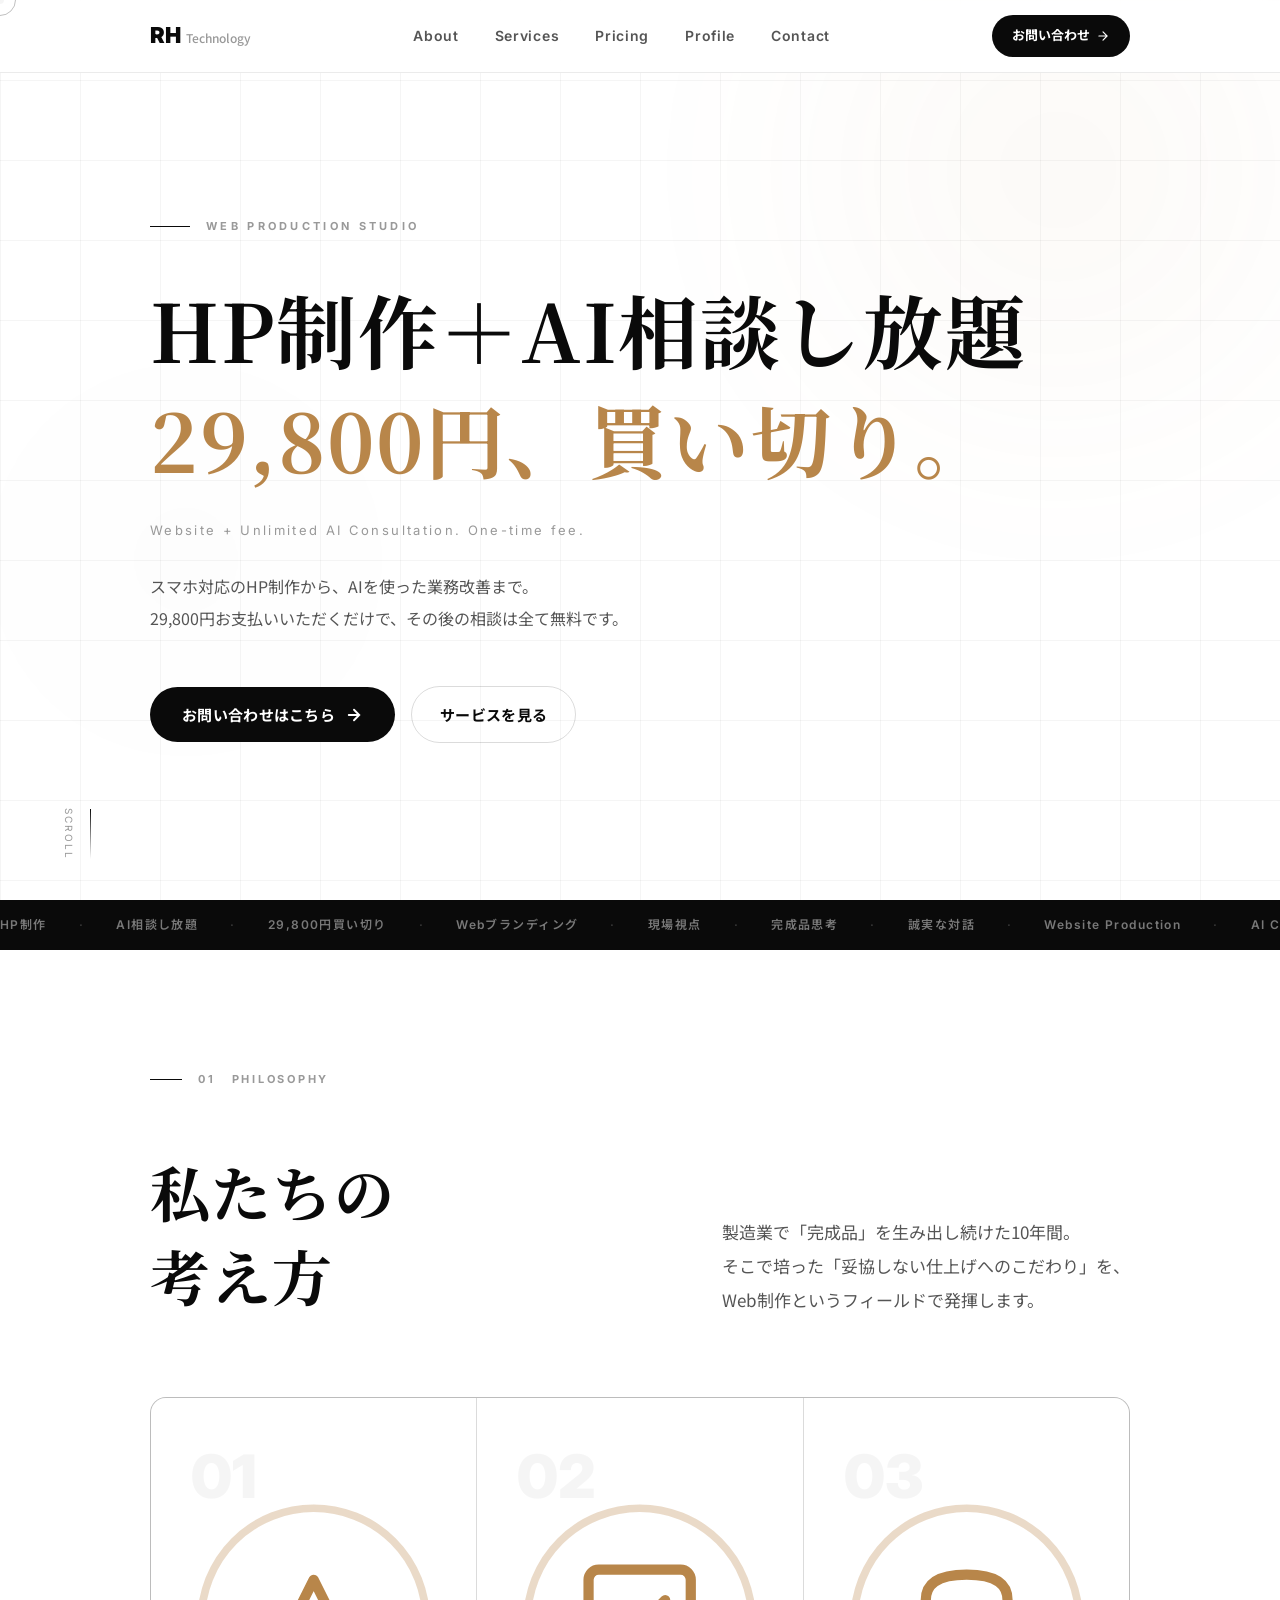
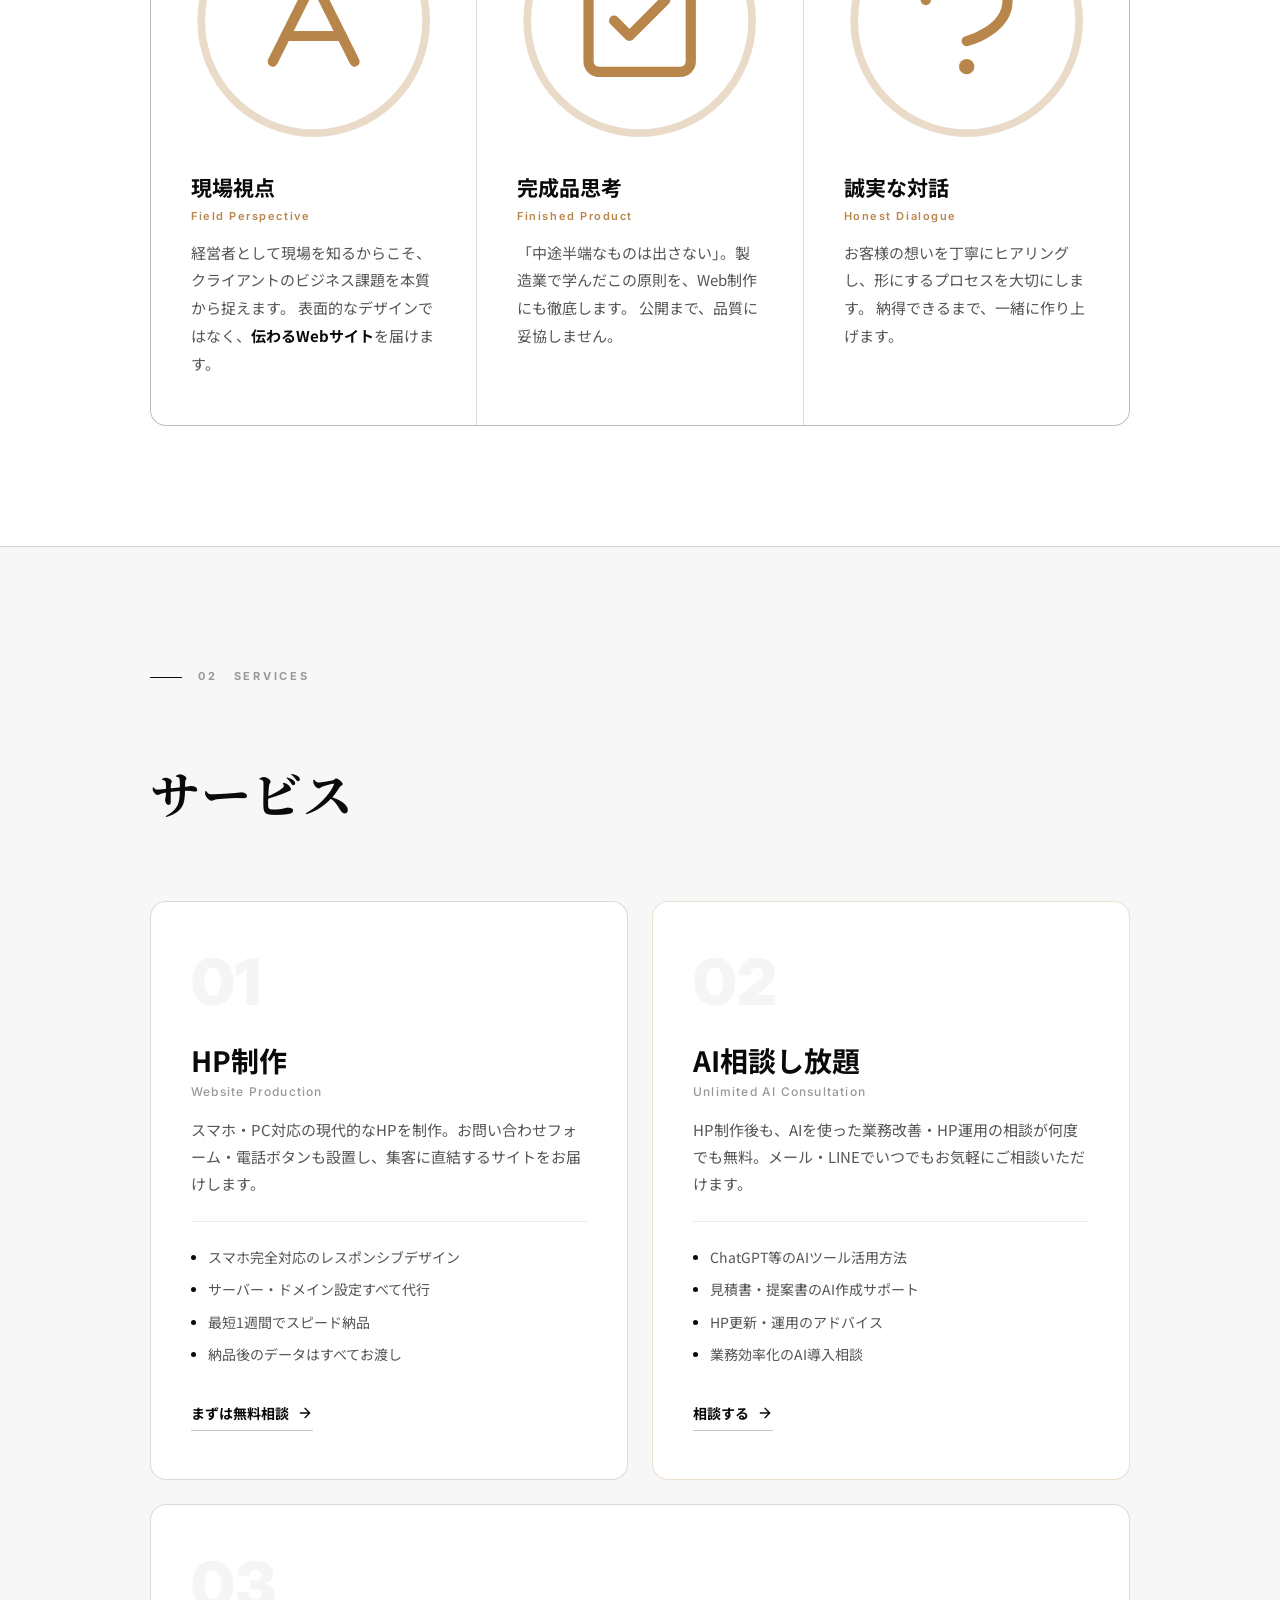
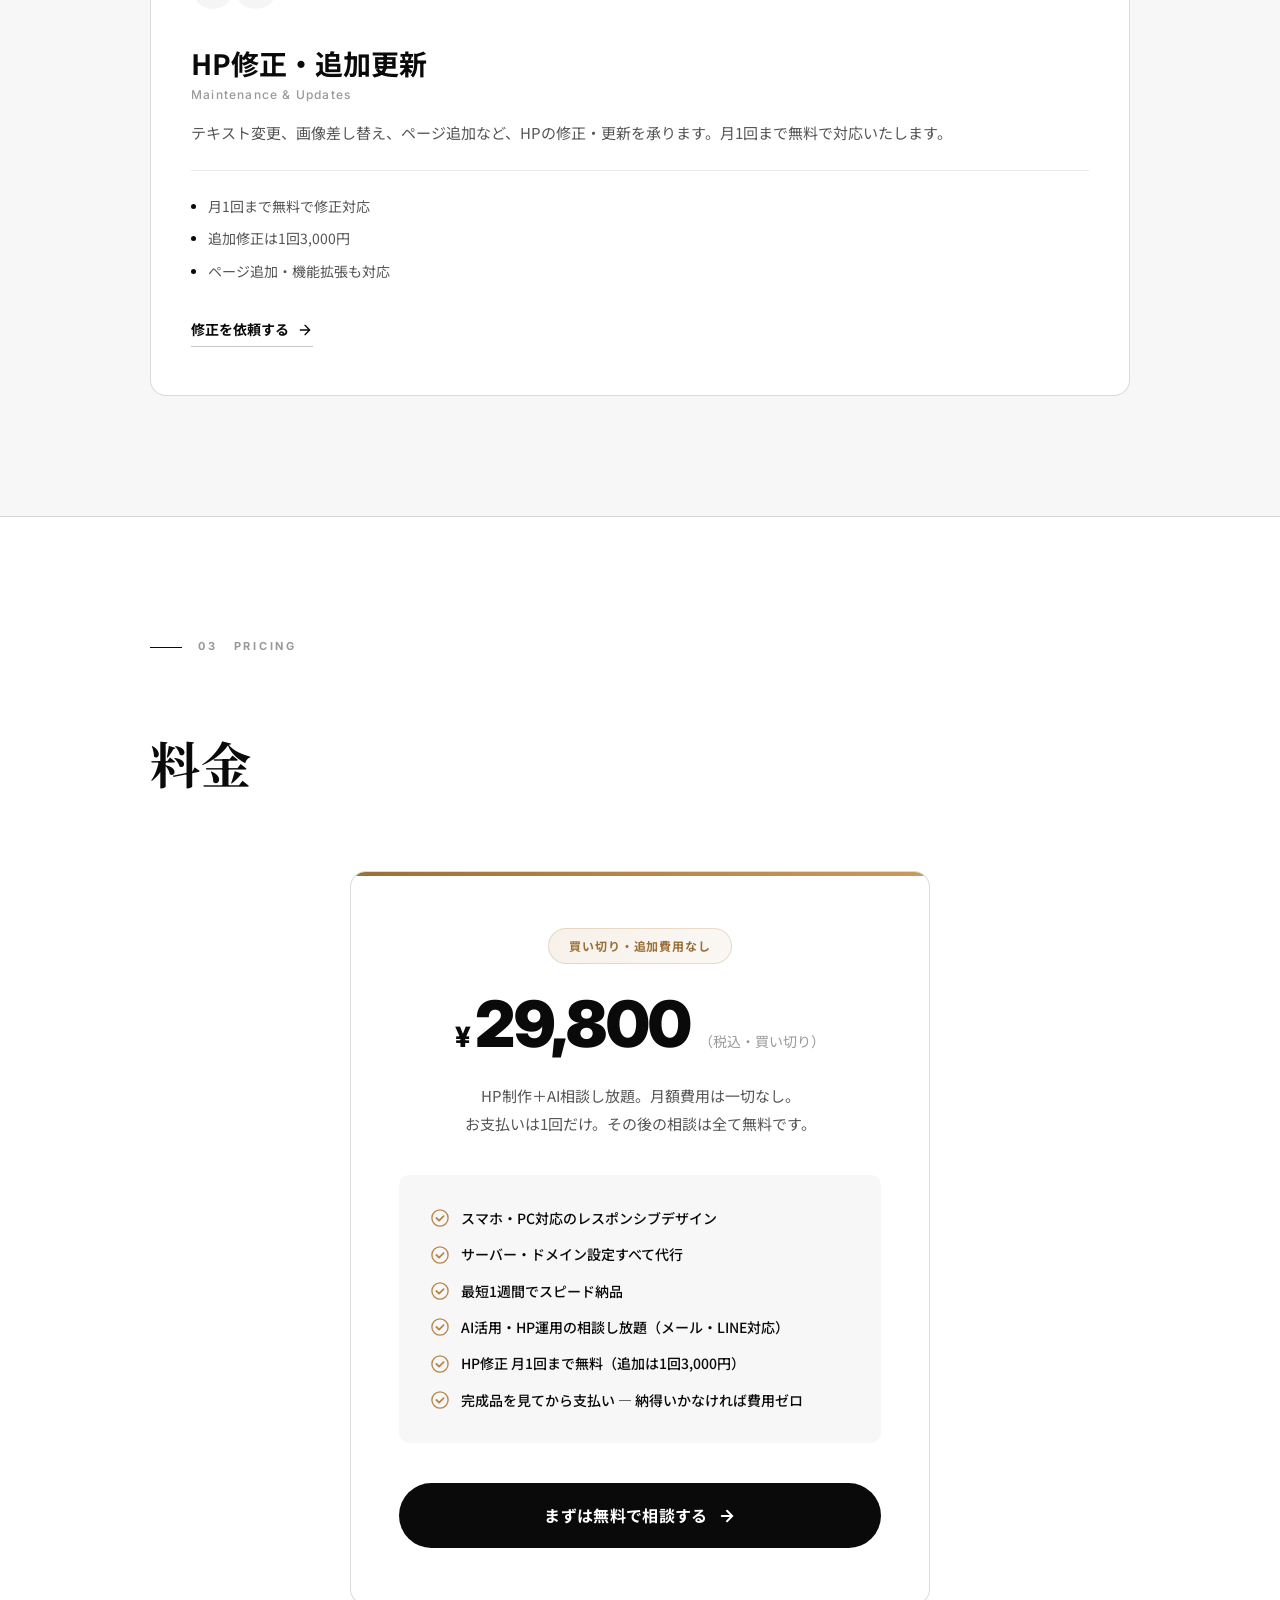
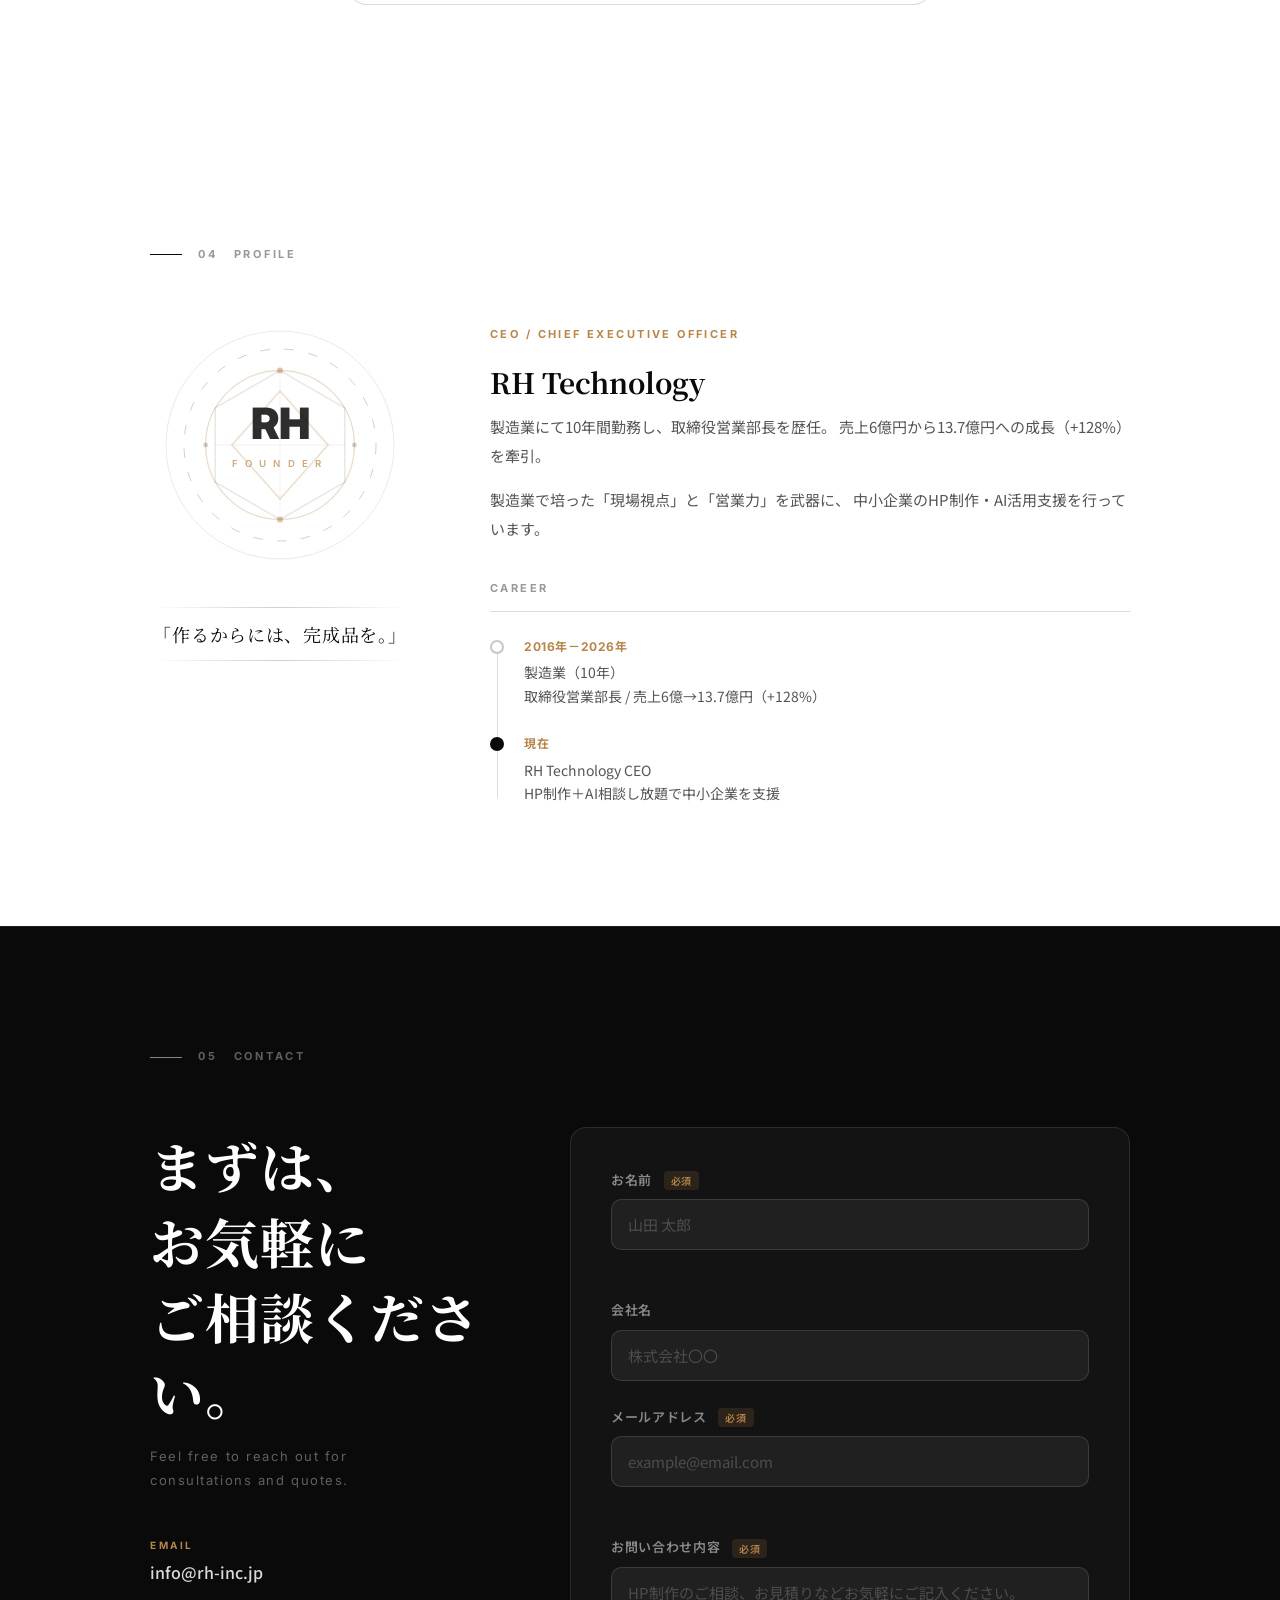
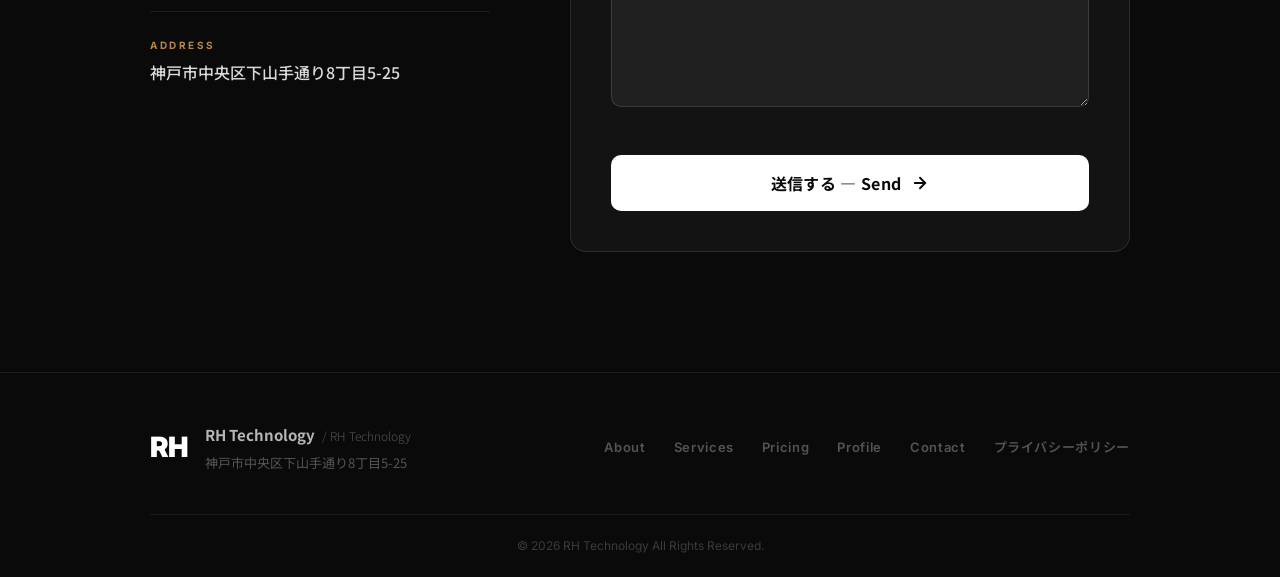
<file: index.html>
<!DOCTYPE html>
<html lang="ja">
<head>
  <meta charset="UTF-8">
  <meta name="viewport" content="width=device-width, initial-scale=1.0">
  <title>RH Technology — HP制作＋AI相談し放題 29,800円 | 西宮市</title>
  <meta name="description" content="29,800円（税込・買い切り）でHP制作＋AI活用相談し放題。製造業の現場視点で、中小企業のWeb・AI活用を支援。RH Technology — 兵庫県西宮市。">

  <!-- OGP -->
  <meta property="og:title" content="RH Technology — HP制作＋AI相談し放題 29,800円（買い切り）">
  <meta property="og:description" content="スマホ対応HP制作＋AI活用の相談が無制限。29,800円の買い切りで、納得いかなければ費用ゼロ。">
  <meta property="og:type" content="website">
  <meta property="og:locale" content="ja_JP">

  <!-- Fonts -->
  <link rel="preconnect" href="https://fonts.googleapis.com">
  <link rel="preconnect" href="https://fonts.gstatic.com" crossorigin>
  <link href="https://fonts.googleapis.com/css2?family=Noto+Sans+JP:wght@300;400;500;700;900&family=Noto+Serif+JP:wght@400;700&family=Inter:wght@300;400;600;700;800;900&display=swap" rel="stylesheet">

  <link rel="stylesheet" href="css/style.css">
</head>
<body>

  <!-- ===== CURSOR ===== -->
  <div class="cursor" id="cursor"></div>
  <div class="cursor-follower" id="cursorFollower"></div>

  <!-- ===== HEADER ===== -->
  <header class="header" id="header">
    <div class="header__inner">
      <a href="#top" class="header__logo">
        <span class="header__logo-rh">RH</span>
        <span class="header__logo-corp">Technology</span>
      </a>
      <nav class="header__nav">
        <a href="#about" class="header__nav-link">About</a>
        <a href="#services" class="header__nav-link">Services</a>
        <a href="#pricing" class="header__nav-link">Pricing</a>
        <a href="#profile" class="header__nav-link">Profile</a>
        <a href="#contact" class="header__nav-link">Contact</a>
      </nav>
      <a href="#contact" class="header__cta">
        <span>お問い合わせ</span>
        <svg viewBox="0 0 24 24" width="14" height="14" fill="none" stroke="currentColor" stroke-width="2" stroke-linecap="round"><path d="M5 12h14M12 5l7 7-7 7"/></svg>
      </a>
      <button class="header__hamburger" id="hamburger" aria-label="メニュー">
        <span></span><span></span>
      </button>
    </div>
  </header>

  <!-- Mobile Menu -->
  <div class="mobile-menu" id="mobileMenu">
    <div class="mobile-menu__inner">
      <nav class="mobile-menu__nav">
        <a href="#about"   class="mobile-menu__link" data-num="01">About<span>会社概要</span></a>
        <a href="#services" class="mobile-menu__link" data-num="02">Services<span>サービス</span></a>
        <a href="#pricing" class="mobile-menu__link" data-num="03">Pricing<span>料金</span></a>
        <a href="#profile" class="mobile-menu__link" data-num="04">Profile<span>代表プロフィール</span></a>
        <a href="#contact" class="mobile-menu__link" data-num="05">Contact<span>お問い合わせ</span></a>
      </nav>
      <div class="mobile-menu__info">
        <p>info@rh-inc.jp</p>
      </div>
    </div>
  </div>

  <main id="top">

    <!-- ===== HERO ===== -->
    <section class="hero">
      <div class="hero__bg">
        <div class="hero__grid"></div>
        <div class="hero__glow hero__glow--1"></div>
        <div class="hero__glow hero__glow--2"></div>
      </div>

      <div class="hero__content">
        <div class="hero__eyebrow">
          <span class="hero__eyebrow-line"></span>
          <span>Web Production Studio</span>
        </div>
        <h1 class="hero__title">
          <span class="hero__title-line" data-text="HP制作＋AI相談し放題">HP制作＋AI相談し放題</span>
          <span class="hero__title-line hero__title-line--accent" data-text="29,800円、買い切り。">29,800円、買い切り。</span>
        </h1>
        <p class="hero__en">Website + Unlimited AI Consultation. One-time fee.</p>
        <p class="hero__sub">
          スマホ対応のHP制作から、AIを使った業務改善まで。<br>
          29,800円お支払いいただくだけで、その後の相談は全て無料です。
        </p>
        <div class="hero__actions">
          <a href="#contact" class="btn btn--gold">
            <span>お問い合わせはこちら</span>
            <svg viewBox="0 0 24 24" width="18" height="18" fill="none" stroke="currentColor" stroke-width="2.5" stroke-linecap="round"><path d="M5 12h14M12 5l7 7-7 7"/></svg>
          </a>
          <a href="#services" class="btn btn--ghost">
            <span>サービスを見る</span>
          </a>
        </div>
      </div>

      <div class="hero__scroll">
        <div class="hero__scroll-line"></div>
        <span>Scroll</span>
      </div>
    </section>

    <!-- ===== MARQUEE ===== -->
    <div class="marquee">
      <div class="marquee__track">
        <span>HP制作</span><span>·</span>
        <span>AI相談し放題</span><span>·</span>
        <span>29,800円買い切り</span><span>·</span>
        <span>Webブランディング</span><span>·</span>
        <span>現場視点</span><span>·</span>
        <span>完成品思考</span><span>·</span>
        <span>誠実な対話</span><span>·</span>
        <span>Website Production</span><span>·</span>
        <span>AI Consultation</span><span>·</span>
        <span>AI for Business</span><span>·</span>
        <span>Web Branding</span><span>·</span>
        <span>HP制作</span><span>·</span>
        <span>AI相談し放題</span><span>·</span>
        <span>29,800円買い切り</span><span>·</span>
        <span>Webブランディング</span><span>·</span>
        <span>現場視点</span><span>·</span>
        <span>完成品思考</span><span>·</span>
        <span>誠実な対話</span><span>·</span>
        <span>Website Production</span><span>·</span>
        <span>AI Consultation</span><span>·</span>
        <span>AI for Business</span><span>·</span>
        <span>Web Branding</span><span>·</span>
      </div>
    </div>

    <!-- ===== ABOUT / PHILOSOPHY ===== -->
    <section class="section about" id="about">
      <div class="container">
        <div class="section-label fade-in">
          <span>01</span>
          <span>Philosophy</span>
        </div>
        <div class="about__head fade-in">
          <h2 class="about__title">私たちの<br>考え方</h2>
          <p class="about__lead">
            製造業で「完成品」を生み出し続けた10年間。<br>
            そこで培った「妥協しない仕上げへのこだわり」を、<br>
            Web制作というフィールドで発揮します。
          </p>
        </div>

        <div class="pillars">
          <div class="pillar fade-in">
            <div class="pillar__num">01</div>
            <div class="pillar__icon">
              <svg viewBox="0 0 48 48" fill="none" xmlns="http://www.w3.org/2000/svg">
                <circle cx="24" cy="24" r="22" stroke="currentColor" stroke-width="1.5" opacity=".3"/>
                <path d="M16 32 L24 16 L32 32" stroke="currentColor" stroke-width="2" stroke-linecap="round" stroke-linejoin="round"/>
                <path d="M18.5 27h11" stroke="currentColor" stroke-width="2" stroke-linecap="round"/>
              </svg>
            </div>
            <h3 class="pillar__title">
              現場視点<br>
              <span>Field Perspective</span>
            </h3>
            <p class="pillar__text">
              経営者として現場を知るからこそ、クライアントのビジネス課題を本質から捉えます。
              表面的なデザインではなく、<strong>伝わるWebサイト</strong>を届けます。
            </p>
          </div>

          <div class="pillar fade-in">
            <div class="pillar__num">02</div>
            <div class="pillar__icon">
              <svg viewBox="0 0 48 48" fill="none" xmlns="http://www.w3.org/2000/svg">
                <circle cx="24" cy="24" r="22" stroke="currentColor" stroke-width="1.5" opacity=".3"/>
                <rect x="14" y="14" width="20" height="20" rx="2" stroke="currentColor" stroke-width="2"/>
                <path d="M19 24l3 3 7-7" stroke="currentColor" stroke-width="2" stroke-linecap="round" stroke-linejoin="round"/>
              </svg>
            </div>
            <h3 class="pillar__title">
              完成品思考<br>
              <span>Finished Product</span>
            </h3>
            <p class="pillar__text">
              「中途半端なものは出さない」。製造業で学んだこの原則を、Web制作にも徹底します。
              公開まで、品質に妥協しません。
            </p>
          </div>

          <div class="pillar fade-in">
            <div class="pillar__num">03</div>
            <div class="pillar__icon">
              <svg viewBox="0 0 48 48" fill="none" xmlns="http://www.w3.org/2000/svg">
                <circle cx="24" cy="24" r="22" stroke="currentColor" stroke-width="1.5" opacity=".3"/>
                <path d="M16 20 C16 17 18 15 24 15 C30 15 32 17 32 20 C32 26 24 28 24 28" stroke="currentColor" stroke-width="2" stroke-linecap="round"/>
                <circle cx="24" cy="33" r="1.5" fill="currentColor"/>
              </svg>
            </div>
            <h3 class="pillar__title">
              誠実な対話<br>
              <span>Honest Dialogue</span>
            </h3>
            <p class="pillar__text">
              お客様の想いを丁寧にヒアリングし、形にするプロセスを大切にします。
              納得できるまで、一緒に作り上げます。
            </p>
          </div>
        </div>
      </div>
    </section>

    <!-- ===== SERVICES ===== -->
    <section class="section services" id="services">
      <div class="container">
        <div class="section-label fade-in">
          <span>02</span>
          <span>Services</span>
        </div>
        <h2 class="services__title fade-in">サービス</h2>

        <div class="service-cards">

          <div class="service-card fade-in">
            <div class="service-card__top">
              <span class="service-card__num">01</span>
              <div class="service-card__icon">
                <svg viewBox="0 0 56 56" fill="none">
                  <rect x="4" y="8" width="48" height="34" rx="4" stroke="currentColor" stroke-width="2"/>
                  <path d="M18 42 L38 42 M28 42 L28 50" stroke="currentColor" stroke-width="2" stroke-linecap="round"/>
                  <path d="M12 18 L22 18 M12 24 L30 24 M12 30 L26 30" stroke="currentColor" stroke-width="2" stroke-linecap="round"/>
                  <rect x="32" y="14" width="16" height="14" rx="2" stroke="currentColor" stroke-width="1.5"/>
                </svg>
              </div>
            </div>
            <h3 class="service-card__title">
              HP制作
              <span>Website Production</span>
            </h3>
            <p class="service-card__text">
              スマホ・PC対応の現代的なHPを制作。お問い合わせフォーム・電話ボタンも設置し、集客に直結するサイトをお届けします。
            </p>
            <ul class="service-card__list">
              <li>スマホ完全対応のレスポンシブデザイン</li>
              <li>サーバー・ドメイン設定すべて代行</li>
              <li>最短1週間でスピード納品</li>
              <li>納品後のデータはすべてお渡し</li>
            </ul>
            <a href="#contact" class="service-card__cta">
              まずは無料相談
              <svg viewBox="0 0 24 24" width="16" height="16" fill="none" stroke="currentColor" stroke-width="2" stroke-linecap="round"><path d="M5 12h14M12 5l7 7-7 7"/></svg>
            </a>
          </div>

          <div class="service-card service-card--ai fade-in">
            <div class="service-card__top">
              <span class="service-card__num">02</span>
              <div class="service-card__icon">
                <svg viewBox="0 0 56 56" fill="none">
                  <circle cx="28" cy="28" r="24" stroke="currentColor" stroke-width="2"/>
                  <circle cx="28" cy="28" r="8" stroke="currentColor" stroke-width="2"/>
                  <path d="M28 4V12 M28 44V52 M4 28H12 M44 28H52" stroke="currentColor" stroke-width="2" stroke-linecap="round"/>
                  <path d="M11 11L17 17 M39 39L45 45 M45 11L39 17 M17 39L11 45" stroke="currentColor" stroke-width="2" stroke-linecap="round"/>
                </svg>
              </div>
            </div>
            <h3 class="service-card__title">
              AI相談し放題
              <span>Unlimited AI Consultation</span>
            </h3>
            <p class="service-card__text">
              HP制作後も、AIを使った業務改善・HP運用の相談が何度でも無料。メール・LINEでいつでもお気軽にご相談いただけます。
            </p>
            <ul class="service-card__list">
              <li>ChatGPT等のAIツール活用方法</li>
              <li>見積書・提案書のAI作成サポート</li>
              <li>HP更新・運用のアドバイス</li>
              <li>業務効率化のAI導入相談</li>
            </ul>
            <a href="#contact" class="service-card__cta">
              相談する
              <svg viewBox="0 0 24 24" width="16" height="16" fill="none" stroke="currentColor" stroke-width="2" stroke-linecap="round"><path d="M5 12h14M12 5l7 7-7 7"/></svg>
            </a>
          </div>

          <div class="service-card fade-in">
            <div class="service-card__top">
              <span class="service-card__num">03</span>
              <div class="service-card__icon">
                <svg viewBox="0 0 56 56" fill="none">
                  <rect x="10" y="4" width="36" height="48" rx="4" stroke="currentColor" stroke-width="2"/>
                  <path d="M18 14 L38 14 M18 20 L34 20 M18 26 L30 26" stroke="currentColor" stroke-width="2" stroke-linecap="round"/>
                  <rect x="14" y="34" width="28" height="10" rx="2" fill="currentColor" opacity=".15" stroke="currentColor" stroke-width="1.5"/>
                  <path d="M22 39 L34 39" stroke="currentColor" stroke-width="2" stroke-linecap="round"/>
                </svg>
              </div>
            </div>
            <h3 class="service-card__title">
              HP修正・追加更新
              <span>Maintenance & Updates</span>
            </h3>
            <p class="service-card__text">
              テキスト変更、画像差し替え、ページ追加など、HPの修正・更新を承ります。月1回まで無料で対応いたします。
            </p>
            <ul class="service-card__list">
              <li>月1回まで無料で修正対応</li>
              <li>追加修正は1回3,000円</li>
              <li>ページ追加・機能拡張も対応</li>
            </ul>
            <a href="#contact" class="service-card__cta">
              修正を依頼する
              <svg viewBox="0 0 24 24" width="16" height="16" fill="none" stroke="currentColor" stroke-width="2" stroke-linecap="round"><path d="M5 12h14M12 5l7 7-7 7"/></svg>
            </a>
          </div>

        </div>
      </div>
    </section>

    <!-- ===== PRICING ===== -->
    <section class="section pricing" id="pricing">
      <div class="container">
        <div class="section-label fade-in">
          <span>03</span>
          <span>Pricing</span>
        </div>
        <h2 class="pricing__title fade-in">料金</h2>

        <div class="pricing__card fade-in">
          <div class="pricing__badge">買い切り・追加費用なし</div>
          <div class="pricing__price">
            <span class="pricing__price-yen">¥</span>
            <span class="pricing__price-num">29,800</span>
            <span class="pricing__price-tax">（税込・買い切り）</span>
          </div>
          <p class="pricing__desc">
            HP制作＋AI相談し放題。月額費用は一切なし。<br>
            お支払いは1回だけ。その後の相談は全て無料です。
          </p>

          <ul class="pricing__features">
            <li>
              <svg viewBox="0 0 20 20" width="18" height="18"><circle cx="10" cy="10" r="9" fill="none" stroke="currentColor" stroke-width="1.5"/><path d="M6 10l3 3 5-5" fill="none" stroke="currentColor" stroke-width="2" stroke-linecap="round" stroke-linejoin="round"/></svg>
              スマホ・PC対応のレスポンシブデザイン
            </li>
            <li>
              <svg viewBox="0 0 20 20" width="18" height="18"><circle cx="10" cy="10" r="9" fill="none" stroke="currentColor" stroke-width="1.5"/><path d="M6 10l3 3 5-5" fill="none" stroke="currentColor" stroke-width="2" stroke-linecap="round" stroke-linejoin="round"/></svg>
              サーバー・ドメイン設定すべて代行
            </li>
            <li>
              <svg viewBox="0 0 20 20" width="18" height="18"><circle cx="10" cy="10" r="9" fill="none" stroke="currentColor" stroke-width="1.5"/><path d="M6 10l3 3 5-5" fill="none" stroke="currentColor" stroke-width="2" stroke-linecap="round" stroke-linejoin="round"/></svg>
              最短1週間でスピード納品
            </li>
            <li>
              <svg viewBox="0 0 20 20" width="18" height="18"><circle cx="10" cy="10" r="9" fill="none" stroke="currentColor" stroke-width="1.5"/><path d="M6 10l3 3 5-5" fill="none" stroke="currentColor" stroke-width="2" stroke-linecap="round" stroke-linejoin="round"/></svg>
              AI活用・HP運用の相談し放題（メール・LINE対応）
            </li>
            <li>
              <svg viewBox="0 0 20 20" width="18" height="18"><circle cx="10" cy="10" r="9" fill="none" stroke="currentColor" stroke-width="1.5"/><path d="M6 10l3 3 5-5" fill="none" stroke="currentColor" stroke-width="2" stroke-linecap="round" stroke-linejoin="round"/></svg>
              HP修正 月1回まで無料（追加は1回3,000円）
            </li>
            <li>
              <svg viewBox="0 0 20 20" width="18" height="18"><circle cx="10" cy="10" r="9" fill="none" stroke="currentColor" stroke-width="1.5"/><path d="M6 10l3 3 5-5" fill="none" stroke="currentColor" stroke-width="2" stroke-linecap="round" stroke-linejoin="round"/></svg>
              完成品を見てから支払い — 納得いかなければ費用ゼロ
            </li>
          </ul>

          <a href="#contact" class="btn btn--gold btn--pricing">
            <span>まずは無料で相談する</span>
            <svg viewBox="0 0 24 24" width="18" height="18" fill="none" stroke="currentColor" stroke-width="2.5" stroke-linecap="round"><path d="M5 12h14M12 5l7 7-7 7"/></svg>
          </a>
        </div>
      </div>
    </section>

    <!-- ===== PROFILE ===== -->
    <section class="section profile" id="profile">
      <div class="container">
        <div class="section-label fade-in">
          <span>04</span>
          <span>Profile</span>
        </div>

        <div class="profile__inner">
          <div class="profile__visual fade-in">
            <div class="profile__emblem">
              <svg class="profile__emblem-svg" viewBox="0 0 200 200" fill="none" xmlns="http://www.w3.org/2000/svg">
                <!-- Outer rotating ring -->
                <circle cx="100" cy="100" r="95" stroke="currentColor" stroke-width="0.5" opacity=".15" class="profile__ring profile__ring--outer"/>
                <!-- Middle ring with dashes -->
                <circle cx="100" cy="100" r="80" stroke="currentColor" stroke-width="0.8" stroke-dasharray="8 12" opacity=".2" class="profile__ring profile__ring--mid"/>
                <!-- Inner accent ring -->
                <circle cx="100" cy="100" r="62" stroke="var(--gold)" stroke-width="1" opacity=".3"/>
                <!-- Geometric hexagon shape -->
                <polygon points="100,38 154,69 154,131 100,162 46,131 46,69" stroke="currentColor" stroke-width="1.2" fill="none" opacity=".1"/>
                <!-- Inner diamond -->
                <polygon points="100,55 140,100 100,145 60,100" stroke="var(--gold)" stroke-width="1.5" fill="none" opacity=".25"/>
                <!-- Cross lines -->
                <line x1="100" y1="45" x2="100" y2="155" stroke="currentColor" stroke-width="0.5" opacity=".1"/>
                <line x1="45" y1="100" x2="155" y2="100" stroke="currentColor" stroke-width="0.5" opacity=".1"/>
                <!-- Center text -->
                <text x="100" y="95" text-anchor="middle" font-family="Inter, sans-serif" font-size="36" font-weight="900" fill="currentColor" opacity=".85" letter-spacing="-1">RH</text>
                <text x="100" y="118" text-anchor="middle" font-family="Inter, sans-serif" font-size="8" font-weight="600" fill="var(--gold)" letter-spacing="6" opacity=".7">FOUNDER</text>
                <!-- Corner accent dots -->
                <circle cx="100" cy="38" r="2.5" fill="var(--gold)" opacity=".5"/>
                <circle cx="100" cy="162" r="2.5" fill="var(--gold)" opacity=".5"/>
                <circle cx="38" cy="100" r="2" fill="currentColor" opacity=".2"/>
                <circle cx="162" cy="100" r="2" fill="currentColor" opacity=".2"/>
              </svg>
            </div>
            <div class="profile__quote-wrap">
              <p class="profile__quote">「作るからには、完成品を。」</p>
            </div>
          </div>

          <div class="profile__content fade-in">
            <p class="profile__position">CEO / Chief Executive Officer</p>
            <h2 class="profile__name">RH Technology</h2>

            <p class="profile__bio">
              製造業にて10年間勤務し、取締役営業部長を歴任。
              売上6億円から13.7億円への成長（+128%）を牽引。
            </p>
            <p class="profile__bio">
              製造業で培った「現場視点」と「営業力」を武器に、
              中小企業のHP制作・AI活用支援を行っています。
            </p>

            <div class="career">
              <h4 class="career__title">Career</h4>
              <div class="career__list">
                <div class="career__item">
                  <div class="career__dot"></div>
                  <div class="career__body">
                    <span class="career__period">2016年－2026年</span>
                    <p class="career__desc">製造業（10年）<br>取締役営業部長 / 売上6億→13.7億円（+128%）</p>
                  </div>
                </div>
                <div class="career__item">
                  <div class="career__dot career__dot--gold"></div>
                  <div class="career__body">
                    <span class="career__period">現在</span>
                    <p class="career__desc">RH Technology CEO<br>HP制作＋AI相談し放題で中小企業を支援</p>
                  </div>
                </div>
              </div>
            </div>
          </div>
        </div>
      </div>
    </section>

    <!-- ===== CONTACT ===== -->
    <section class="section contact" id="contact">
      <div class="container">
        <div class="section-label section-label--light fade-in">
          <span>05</span>
          <span>Contact</span>
        </div>
        <div class="contact__inner">
          <div class="contact__info fade-in">
            <h2 class="contact__title">
              まずは、<br>お気軽に<br>ご相談ください。
            </h2>
            <p class="contact__sub">
              Feel free to reach out for<br>
              consultations and quotes.
            </p>

            <div class="contact__details">
              <div class="contact__detail">
                <span class="contact__detail-label">Email</span>
                <a href="mailto:info@rh-inc.jp" class="contact__detail-value">info@rh-inc.jp</a>
              </div>
              <div class="contact__detail">
                <span class="contact__detail-label">Address</span>
                <span class="contact__detail-value">神戸市中央区下山手通り8丁目5-25</span>
              </div>
            </div>
          </div>

          <form class="contact__form fade-in" id="contactForm" novalidate>
            <div class="form-group">
              <label class="form-label" for="name">
                お名前 <span class="form-req">必須</span>
              </label>
              <input type="text" id="name" name="name" class="form-input" placeholder="山田 太郎" required>
              <span class="form-err" id="nameErr"></span>
            </div>

            <div class="form-group">
              <label class="form-label" for="company">会社名</label>
              <input type="text" id="company" name="company" class="form-input" placeholder="株式会社〇〇">
            </div>

            <div class="form-group">
              <label class="form-label" for="email">
                メールアドレス <span class="form-req">必須</span>
              </label>
              <input type="email" id="email" name="email" class="form-input" placeholder="example@email.com" required>
              <span class="form-err" id="emailErr"></span>
            </div>

            <div class="form-group">
              <label class="form-label" for="message">
                お問い合わせ内容 <span class="form-req">必須</span>
              </label>
              <textarea id="message" name="message" class="form-textarea" rows="5" placeholder="HP制作のご相談、お見積りなどお気軽にご記入ください。" required></textarea>
              <span class="form-err" id="messageErr"></span>
            </div>

            <button type="submit" class="btn btn--gold btn--submit">
              <span>送信する — Send</span>
              <svg viewBox="0 0 24 24" width="18" height="18" fill="none" stroke="currentColor" stroke-width="2.5" stroke-linecap="round"><path d="M5 12h14M12 5l7 7-7 7"/></svg>
            </button>
          </form>
        </div>
      </div>
    </section>

  </main>

  <!-- ===== FOOTER ===== -->
  <footer class="footer">
    <div class="container">
      <div class="footer__inner">
        <div class="footer__brand">
          <span class="footer__logo-rh">RH</span>
          <div>
            <p class="footer__company">RH Technology <span>/ RH Technology</span></p>
            <p class="footer__addr">神戸市中央区下山手通り8丁目5-25</p>
          </div>
        </div>
        <nav class="footer__nav">
          <a href="#about">About</a>
          <a href="#services">Services</a>
          <a href="#pricing">Pricing</a>
          <a href="#profile">Profile</a>
          <a href="#contact">Contact</a>
          <a href="#">プライバシーポリシー</a>
        </nav>
      </div>
      <div class="footer__bottom">
        <p>&copy; 2026 RH Technology All Rights Reserved.</p>
      </div>
    </div>
  </footer>

  <script src="js/main.js"></script>
</body>
</html>
</file>
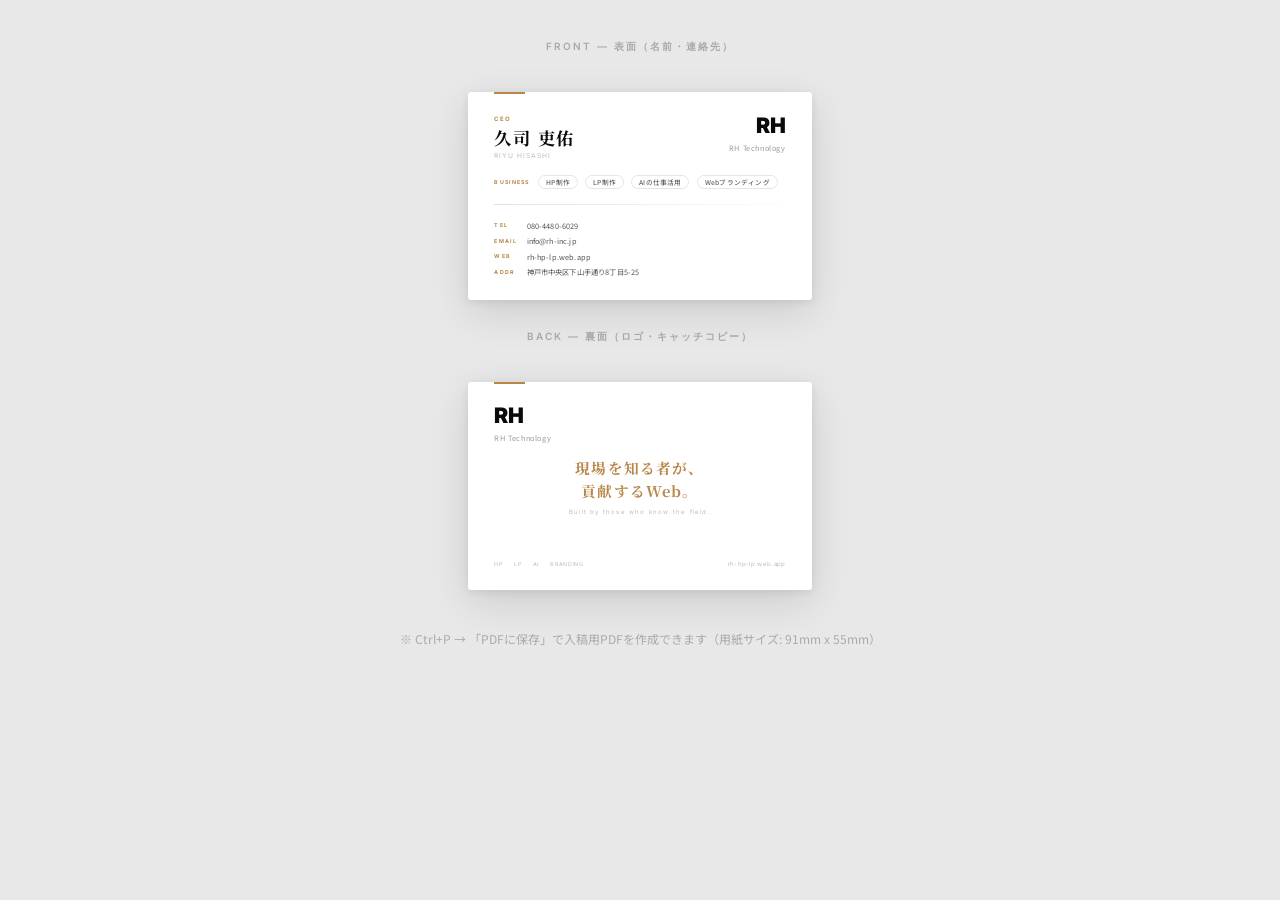
<file: business-card-print.html>
<!DOCTYPE html>
<html lang="ja">
<head>
  <meta charset="UTF-8">
  <title>RH Technology — 名刺 印刷用</title>
  <link rel="preconnect" href="https://fonts.googleapis.com">
  <link rel="preconnect" href="https://fonts.gstatic.com" crossorigin>
  <link href="https://fonts.googleapis.com/css2?family=Noto+Sans+JP:wght@300;400;500;700;900&family=Noto+Serif+JP:wght@400;700&family=Inter:wght@300;400;600;700;800;900&display=swap" rel="stylesheet">
  <style>
    * { margin: 0; padding: 0; box-sizing: border-box; }

    :root {
      --black: #0A0A0A;
      --gold: #B8864A;
      --white: #FFFFFF;
      --font-ja: 'Noto Sans JP', sans-serif;
      --font-serif: 'Noto Serif JP', serif;
      --font-en: 'Inter', sans-serif;
    }

    body {
      background: #fff;
      font-family: var(--font-ja);
    }

    @page {
      size: 91mm 55mm;
      margin: 0;
    }

    .page {
      width: 91mm;
      height: 55mm;
      position: relative;
      overflow: hidden;
      page-break-after: always;
    }

    /* ===================== FRONT ===================== */
    .front {
      background: var(--white);
      display: flex;
      flex-direction: column;
      justify-content: space-between;
      padding: 6mm 7mm;
    }

    .front::after {
      content: '';
      position: absolute;
      top: 0; left: 7mm;
      width: 8mm; height: 0.5mm;
      background: var(--gold);
    }

    .front-top { position: relative; z-index: 1; }

    .front-logo {
      font-family: var(--font-en);
      font-size: 16pt;
      font-weight: 900;
      color: var(--black);
      letter-spacing: -0.02em;
      line-height: 1;
    }

    .front-company {
      font-size: 5.5pt;
      font-weight: 400;
      color: #999;
      margin-top: 1.5mm;
      letter-spacing: 0.08em;
    }

    .front-middle {
      position: absolute;
      top: 50%;
      left: 50%;
      transform: translate(-50%, -50%);
      text-align: center;
      z-index: 1;
    }

    .front-tagline {
      font-family: var(--font-serif);
      font-size: 11pt;
      font-weight: 700;
      color: var(--gold);
      letter-spacing: 0.08em;
      line-height: 1.6;
    }

    .front-tagline-en {
      font-family: var(--font-en);
      font-size: 4.5pt;
      font-weight: 400;
      color: #BBB;
      letter-spacing: 0.2em;
      margin-top: 1.5mm;
    }

    .front-bottom {
      position: relative;
      z-index: 1;
      display: flex;
      justify-content: space-between;
      align-items: flex-end;
    }

    .front-services {
      display: flex;
      gap: 3mm;
    }

    .front-services span {
      font-family: var(--font-en);
      font-size: 4pt;
      font-weight: 600;
      color: #CCC;
      letter-spacing: 0.12em;
      text-transform: uppercase;
    }

    .front-url {
      font-family: var(--font-en);
      font-size: 4.5pt;
      font-weight: 400;
      color: #BBB;
      letter-spacing: 0.05em;
    }

    /* ===================== BACK ===================== */
    .back {
      background: var(--white);
      display: flex;
      flex-direction: column;
      justify-content: space-between;
      padding: 6mm 7mm;
    }

    .back::after {
      content: '';
      position: absolute;
      top: 0; left: 7mm;
      width: 8mm; height: 0.5mm;
      background: var(--gold);
    }

    .back-top {
      display: flex;
      justify-content: space-between;
      align-items: flex-start;
    }

    .back-position {
      font-family: var(--font-en);
      font-size: 4.5pt;
      font-weight: 700;
      letter-spacing: 0.2em;
      color: var(--gold);
      text-transform: uppercase;
      margin-bottom: 2mm;
    }

    .back-name-ja {
      font-family: var(--font-serif);
      font-size: 13pt;
      font-weight: 700;
      color: var(--black);
      letter-spacing: 0.1em;
      line-height: 1;
    }

    .back-name-en {
      font-family: var(--font-en);
      font-size: 5pt;
      font-weight: 400;
      color: #BBB;
      letter-spacing: 0.15em;
      margin-top: 1.5mm;
    }

    .back-name-title {
      font-size: 5.5pt;
      font-weight: 500;
      color: #888;
      margin-top: 2mm;
      letter-spacing: 0.08em;
    }

    .back-logo-block {
      text-align: right;
    }

    .back-logo-rh {
      font-family: var(--font-en);
      font-size: 16pt;
      font-weight: 900;
      color: var(--black);
      letter-spacing: -0.02em;
      line-height: 1;
    }

    .back-logo-company {
      font-size: 5.5pt;
      font-weight: 400;
      color: #999;
      margin-top: 1.5mm;
      letter-spacing: 0.08em;
    }

    /* Services */
    .back-services-section {
      display: flex;
      align-items: center;
      gap: 2.5mm;
    }

    .back-services-label {
      font-family: var(--font-en);
      font-size: 4pt;
      font-weight: 700;
      letter-spacing: 0.2em;
      color: var(--gold);
      text-transform: uppercase;
      flex-shrink: 0;
    }

    .back-services-list {
      display: flex;
      gap: 2mm;
      flex-wrap: wrap;
    }

    .back-services-list span {
      font-size: 5pt;
      font-weight: 500;
      color: #666;
      padding: 0.3mm 1.8mm;
      border: 0.2mm solid rgba(0,0,0,.1);
      border-radius: 3mm;
      letter-spacing: 0.03em;
    }

    /* Divider */
    .back-divider {
      width: 100%;
      height: 0.15mm;
      background: linear-gradient(90deg, var(--black), rgba(0,0,0,.06));
      opacity: 0.12;
    }

    /* Bottom info */
    .back-bottom {
      display: flex;
      justify-content: space-between;
      align-items: flex-end;
    }

    .back-info {
      display: flex;
      flex-direction: column;
      gap: 1.2mm;
    }

    .back-info-row {
      display: flex;
      align-items: center;
      gap: 2.5mm;
    }

    .back-info-label {
      font-family: var(--font-en);
      font-size: 4pt;
      font-weight: 700;
      letter-spacing: 0.2em;
      color: var(--gold);
      text-transform: uppercase;
      width: 6mm;
      flex-shrink: 0;
    }

    .back-info-value {
      font-size: 5.5pt;
      font-weight: 400;
      color: #555;
      letter-spacing: 0.02em;
    }

    /* ===== Screen preview ===== */
    @media screen {
      body {
        background: #E8E8E8;
        display: flex;
        flex-direction: column;
        align-items: center;
        padding: 40px 20px;
        gap: 30px;
      }

      .page {
        box-shadow: 0 2px 8px rgba(0,0,0,.08), 0 12px 40px rgba(0,0,0,.12);
        border-radius: 3px;
      }

      .label {
        font-family: var(--font-en);
        font-size: 10px;
        font-weight: 600;
        letter-spacing: 0.2em;
        color: #AAA;
        text-transform: uppercase;
        margin-bottom: 8px;
      }

      .note {
        font-size: 12px;
        color: #AAA;
        margin-top: 10px;
      }
    }

    @media print {
      .label, .note { display: none; }
    }
  </style>
</head>
<body>

  <div class="label">Front — 表面（名前・連絡先）</div>

  <!-- ===== FRONT — 名前・連絡先 ===== -->
  <div class="page back">
    <div class="back-top">
      <div class="back-name-block">
        <div class="back-position">CEO</div>
        <div class="back-name-ja">久司 吏佑</div>
        <div class="back-name-en">RIYU HISASHI</div>
      </div>
      <div class="back-logo-block">
        <div class="back-logo-rh">RH</div>
        <div class="back-logo-company">RH Technology</div>
      </div>
    </div>

    <div class="back-services-section">
      <div class="back-services-label">Business</div>
      <div class="back-services-list">
        <span>HP制作</span><span>LP制作</span><span>AIの仕事活用</span><span>Webブランディング</span>
      </div>
    </div>

    <div class="back-divider"></div>

    <div class="back-bottom">
      <div class="back-info">
        <div class="back-info-row">
          <span class="back-info-label">Tel</span>
          <span class="back-info-value">080-4480-6029</span>
        </div>
        <div class="back-info-row">
          <span class="back-info-label">Email</span>
          <span class="back-info-value">info@rh-inc.jp</span>
        </div>
        <div class="back-info-row">
          <span class="back-info-label">Web</span>
          <span class="back-info-value">rh-hp-lp.web.app</span>
        </div>
        <div class="back-info-row">
          <span class="back-info-label">Addr</span>
          <span class="back-info-value">神戸市中央区下山手通り8丁目5-25</span>
        </div>
      </div>
    </div>
  </div>

  <div class="label">Back — 裏面（ロゴ・キャッチコピー）</div>

  <!-- ===== BACK — ロゴ・キャッチコピー ===== -->
  <div class="page front">
    <div class="front-top">
      <div class="front-logo">RH</div>
      <div class="front-company">RH Technology</div>
    </div>

    <div class="front-middle">
      <div class="front-tagline">現場を知る者が、<br>貢献するWeb。</div>
      <div class="front-tagline-en">Built by those who know the field.</div>
    </div>

    <div class="front-bottom">
      <div class="front-services">
        <span>HP</span>
        <span>LP</span>
        <span>AI</span>
        <span>Branding</span>
      </div>
      <div class="front-url">rh-hp-lp.web.app</div>
    </div>
  </div>

  <p class="note">※ Ctrl+P → 「PDFに保存」で入稿用PDFを作成できます（用紙サイズ: 91mm x 55mm）</p>

</body>
</html>
</file>
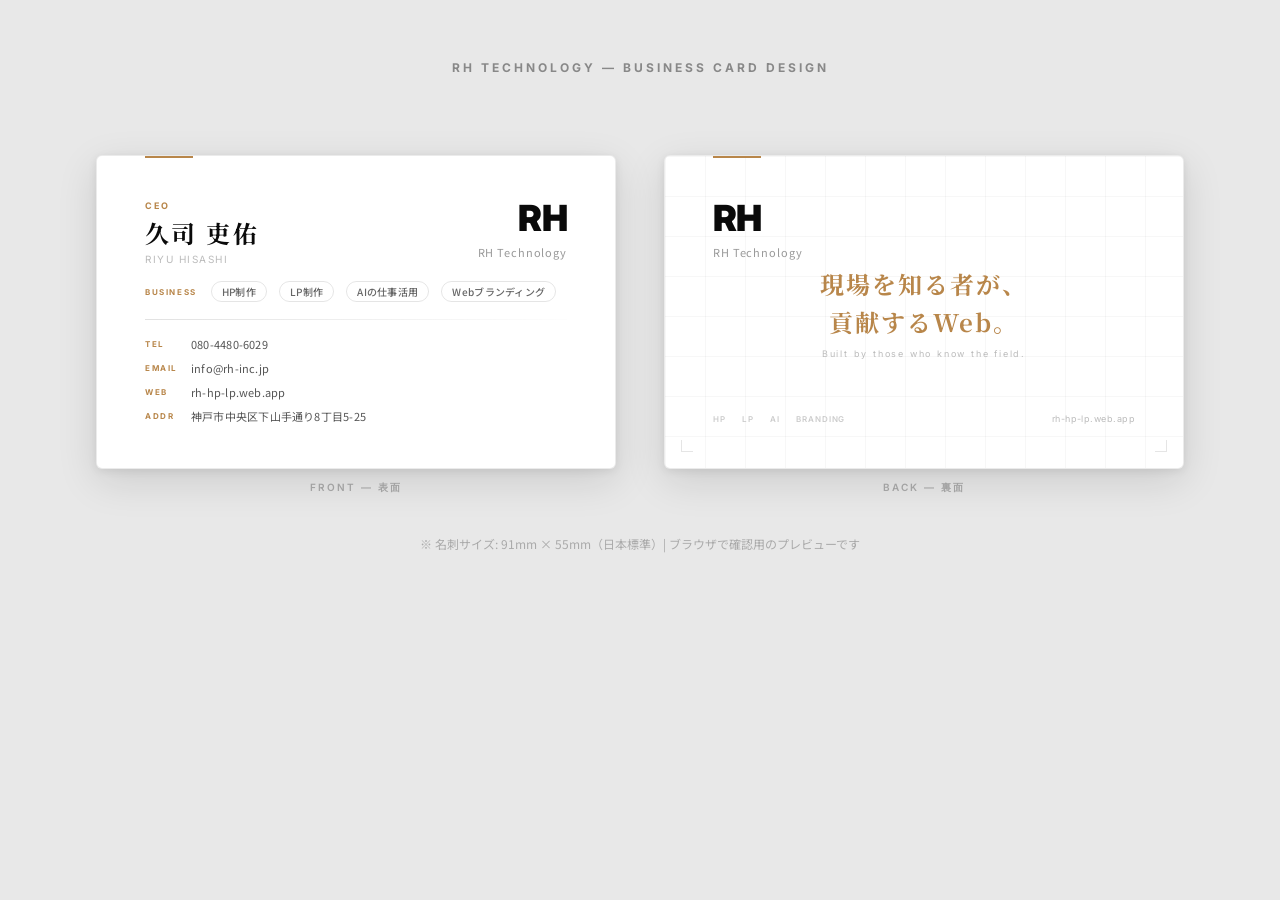
<file: business-card.html>
<!DOCTYPE html>
<html lang="ja">
<head>
  <meta charset="UTF-8">
  <meta name="viewport" content="width=device-width, initial-scale=1.0">
  <title>RH Technology — 名刺デザイン</title>
  <link rel="preconnect" href="https://fonts.googleapis.com">
  <link rel="preconnect" href="https://fonts.gstatic.com" crossorigin>
  <link href="https://fonts.googleapis.com/css2?family=Noto+Sans+JP:wght@300;400;500;700;900&family=Noto+Serif+JP:wght@400;700&family=Inter:wght@300;400;600;700;800;900&display=swap" rel="stylesheet">
  <style>
    * { margin: 0; padding: 0; box-sizing: border-box; }

    :root {
      --black: #0A0A0A;
      --black-mid: #1A1A1A;
      --gold: #B8864A;
      --gold-lt: #C89A5E;
      --white: #FFFFFF;
      --text-sub: #999999;
      --font-ja: 'Noto Sans JP', sans-serif;
      --font-serif: 'Noto Serif JP', serif;
      --font-en: 'Inter', sans-serif;
    }

    body {
      background: #E8E8E8;
      font-family: var(--font-ja);
      display: flex;
      flex-direction: column;
      align-items: center;
      padding: 60px 20px;
      gap: 60px;
      min-height: 100vh;
    }

    h2 {
      font-family: var(--font-en);
      font-size: 12px;
      font-weight: 700;
      letter-spacing: .25em;
      color: #888;
      text-transform: uppercase;
      margin-bottom: 20px;
    }

    .card-pair {
      display: flex;
      gap: 48px;
      flex-wrap: wrap;
      justify-content: center;
    }

    .card-wrapper {
      display: flex;
      flex-direction: column;
      align-items: center;
      gap: 12px;
    }

    .card-label {
      font-family: var(--font-en);
      font-size: 10px;
      font-weight: 600;
      letter-spacing: .2em;
      color: #AAA;
      text-transform: uppercase;
    }

    /* === Card base: 91mm x 55mm at 96dpi ≈ 344px x 208px, scale up for clarity === */
    .card {
      width: 520px;
      height: 314px;
      border-radius: 6px;
      overflow: hidden;
      box-shadow:
        0 2px 8px rgba(0,0,0,.08),
        0 12px 40px rgba(0,0,0,.12);
      position: relative;
    }

    /* ===================== FRONT ===================== */
    .card--front {
      background: var(--white);
      border: 1px solid rgba(0,0,0,.08);
      display: flex;
      flex-direction: column;
      justify-content: space-between;
      padding: 44px 48px;
    }

    /* Subtle grid background */
    .card--front::before {
      content: '';
      position: absolute;
      inset: 0;
      background-image:
        linear-gradient(rgba(0,0,0,.03) 1px, transparent 1px),
        linear-gradient(90deg, rgba(0,0,0,.03) 1px, transparent 1px);
      background-size: 40px 40px;
      pointer-events: none;
    }

    /* Gold accent line top */
    .card--front::after {
      content: '';
      position: absolute;
      top: 0; left: 48px;
      width: 48px; height: 2px;
      background: var(--gold);
    }

    .front-top {
      position: relative;
      z-index: 1;
    }

    .front-logo {
      font-family: var(--font-en);
      font-size: 36px;
      font-weight: 900;
      color: var(--black);
      letter-spacing: -.02em;
      line-height: 1;
    }

    .front-company {
      font-size: 11px;
      font-weight: 400;
      color: #999;
      margin-top: 8px;
      letter-spacing: .08em;
    }

    .front-middle {
      position: absolute;
      top: 50%;
      left: 50%;
      transform: translate(-50%, -50%);
      z-index: 1;
      text-align: center;
    }

    .front-tagline {
      font-family: var(--font-serif);
      font-size: 24px;
      font-weight: 700;
      color: var(--gold);
      letter-spacing: .08em;
      line-height: 1.6;
    }

    .front-tagline-en {
      font-family: var(--font-en);
      font-size: 9px;
      font-weight: 400;
      color: #BBB;
      letter-spacing: .2em;
      margin-top: 6px;
    }

    .front-bottom {
      position: relative;
      z-index: 1;
      display: flex;
      justify-content: space-between;
      align-items: flex-end;
    }

    .front-services {
      display: flex;
      gap: 16px;
    }

    .front-services span {
      font-family: var(--font-en);
      font-size: 8px;
      font-weight: 600;
      color: #CCC;
      letter-spacing: .12em;
      text-transform: uppercase;
    }

    .front-url {
      font-family: var(--font-en);
      font-size: 9px;
      font-weight: 400;
      color: #BBB;
      letter-spacing: .05em;
    }

    /* Corner decorations */
    .corner {
      position: absolute;
      width: 12px; height: 12px;
      border-color: rgba(0,0,0,.1);
      border-style: solid;
      z-index: 1;
    }
    .corner--br { bottom: 16px; right: 16px; border-width: 0 1px 1px 0; }
    .corner--bl { bottom: 16px; left: 16px; border-width: 0 0 1px 1px; }

    /* ===================== BACK ===================== */
    .card--back {
      background: var(--white);
      display: flex;
      flex-direction: column;
      justify-content: space-between;
      padding: 44px 48px;
      border: 1px solid rgba(0,0,0,.08);
    }

    /* Gold accent line top */
    .card--back::after {
      content: '';
      position: absolute;
      top: 0; left: 48px;
      width: 48px; height: 2px;
      background: var(--gold);
    }

    .back-top {
      display: flex;
      justify-content: space-between;
      align-items: flex-start;
    }

    .back-name-block {}

    .back-position {
      font-family: var(--font-en);
      font-size: 9px;
      font-weight: 700;
      letter-spacing: .2em;
      color: var(--gold);
      text-transform: uppercase;
      margin-bottom: 10px;
    }

    .back-name-ja {
      font-family: var(--font-serif);
      font-size: 24px;
      font-weight: 700;
      color: var(--black);
      letter-spacing: .1em;
      line-height: 1;
    }

    .back-name-en {
      font-family: var(--font-en);
      font-size: 10px;
      font-weight: 400;
      color: #BBB;
      letter-spacing: .15em;
      margin-top: 8px;
    }

    .back-name-title {
      font-size: 11px;
      font-weight: 500;
      color: #888;
      margin-top: 10px;
      letter-spacing: .08em;
    }

    .back-company-block {
      text-align: right;
    }

    .back-company-logo {
      font-family: var(--font-en);
      font-size: 22px;
      font-weight: 900;
      color: var(--black);
      letter-spacing: -.02em;
      line-height: 1;
    }

    .back-company-name {
      font-size: 11px;
      font-weight: 400;
      color: #999;
      margin-top: 6px;
      letter-spacing: .08em;
    }

    /* Services section */
    .back-services-section {
      display: flex;
      align-items: center;
      gap: 14px;
    }

    .back-services-label {
      font-family: var(--font-en);
      font-size: 8px;
      font-weight: 700;
      letter-spacing: .2em;
      color: var(--gold);
      text-transform: uppercase;
      flex-shrink: 0;
    }

    .back-services-list {
      display: flex;
      gap: 12px;
      flex-wrap: wrap;
    }

    .back-services-list span {
      font-size: 10px;
      font-weight: 500;
      color: #666;
      padding: 2px 10px;
      border: 1px solid rgba(0,0,0,.1);
      border-radius: 20px;
      letter-spacing: .03em;
    }

    /* Divider */
    .back-divider {
      width: 100%;
      height: 1px;
      background: linear-gradient(90deg, var(--black), rgba(0,0,0,.06));
      opacity: .12;
    }

    .back-bottom {
      display: flex;
      justify-content: space-between;
      align-items: flex-end;
    }

    .back-info {
      display: flex;
      flex-direction: column;
      gap: 8px;
    }

    .back-info-row {
      display: flex;
      align-items: center;
      gap: 14px;
    }

    .back-info-label {
      font-family: var(--font-en);
      font-size: 8px;
      font-weight: 700;
      letter-spacing: .2em;
      color: var(--gold);
      text-transform: uppercase;
      width: 32px;
      flex-shrink: 0;
    }

    .back-info-value {
      font-size: 11px;
      font-weight: 400;
      color: #555;
      letter-spacing: .02em;
    }

    .back-info-value a {
      color: #555;
      text-decoration: none;
    }

    .back-company-block {
      text-align: right;
    }

    .back-company-logo {
      font-family: var(--font-en);
      font-size: 36px;
      font-weight: 900;
      color: var(--black);
      letter-spacing: -.02em;
      line-height: 1;
    }

    .back-company-name {
      font-size: 11px;
      font-weight: 400;
      color: #999;
      margin-top: 8px;
      letter-spacing: .08em;
    }

    /* ===================== PRINT ===================== */
    .print-note {
      font-size: 12px;
      color: #AAA;
      text-align: center;
      margin-top: -20px;
    }

    @media print {
      body { background: white; padding: 20mm; }
      .card { box-shadow: none; border: 1px solid #ddd; page-break-inside: avoid; }
      h2, .card-label, .print-note { display: none; }
    }
  </style>
</head>
<body>

  <h2>RH Technology — Business Card Design</h2>

  <div class="card-pair">

    <!-- ===== FRONT (表面) — 名前・連絡先 ===== -->
    <div class="card-wrapper">
      <div class="card card--back">
        <div class="back-top">
          <div class="back-name-block">
            <div class="back-position">CEO</div>
            <div class="back-name-ja">久司 吏佑</div>
            <div class="back-name-en">RIYU HISASHI</div>
          </div>
          <div class="back-company-block">
            <div class="back-company-logo">RH</div>
            <div class="back-company-name">RH Technology</div>
          </div>
        </div>

        <div class="back-services-section">
          <div class="back-services-label">Business</div>
          <div class="back-services-list">
            <span>HP制作</span><span>LP制作</span><span>AIの仕事活用</span><span>Webブランディング</span>
          </div>
        </div>

        <div class="back-divider"></div>

        <div class="back-bottom">
          <div class="back-info">
            <div class="back-info-row">
              <span class="back-info-label">Tel</span>
              <span class="back-info-value">080-4480-6029</span>
            </div>
            <div class="back-info-row">
              <span class="back-info-label">Email</span>
              <span class="back-info-value">info@rh-inc.jp</span>
            </div>
            <div class="back-info-row">
              <span class="back-info-label">Web</span>
              <span class="back-info-value">rh-hp-lp.web.app</span>
            </div>
            <div class="back-info-row">
              <span class="back-info-label">Addr</span>
              <span class="back-info-value">神戸市中央区下山手通り8丁目5-25</span>
            </div>
          </div>
        </div>
      </div>
      <span class="card-label">Front — 表面</span>
    </div>

    <!-- ===== BACK (裏面) — ロゴ・キャッチコピー ===== -->
    <div class="card-wrapper">
      <div class="card card--front">
        <div class="front-top">
          <div class="front-logo">RH</div>
          <div class="front-company">RH Technology</div>
        </div>

        <div class="front-middle">
          <div class="front-tagline">現場を知る者が、<br>貢献するWeb。</div>
          <div class="front-tagline-en">Built by those who know the field.</div>
        </div>

        <div class="front-bottom">
          <div class="front-services">
            <span>HP</span>
            <span>LP</span>
            <span>AI</span>
            <span>Branding</span>
          </div>
          <div class="front-url">rh-hp-lp.web.app</div>
        </div>

        <div class="corner corner--br"></div>
        <div class="corner corner--bl"></div>
      </div>
      <span class="card-label">Back — 裏面</span>
    </div>

  </div>

  <p class="print-note">※ 名刺サイズ: 91mm × 55mm（日本標準）| ブラウザで確認用のプレビューです</p>

</body>
</html>
</file>
<file: css/style.css>
/* ===== RESET & BASE ===== */
*, *::before, *::after { margin: 0; padding: 0; box-sizing: border-box; }

:root {
  --bg:         #FFFFFF;
  --bg-off:     #F7F7F7;
  --bg-subtle:  #F2F2F2;
  --bg-dark:    #0A0A0A;
  --black:      #0A0A0A;
  --black-mid:  #1A1A1A;
  --gold:       #B8864A;
  --gold-lt:    #C89A5E;
  --gold-dk:    #9A7038;
  --text:       #0A0A0A;
  --text-sub:   #555555;
  --text-muted: #999999;
  --border:     rgba(0,0,0,.08);
  --border-md:  rgba(0,0,0,.14);
  --border-dk:  rgba(0,0,0,.22);
  --white:      #FFFFFF;

  --font-ja:    'Noto Sans JP', 'Hiragino Kaku Gothic ProN', sans-serif;
  --font-serif: 'Noto Serif JP', 'ヒラギノ明朝 ProN', serif;
  --font-en:    'Inter', var(--font-ja);

  --container: 1100px;
  --header-h:  72px;
  --radius:    10px;
  --radius-lg: 16px;

  --shadow-sm: 0 2px 12px rgba(0,0,0,.06);
  --shadow-md: 0 6px 32px rgba(0,0,0,.1);
  --shadow-lg: 0 16px 64px rgba(0,0,0,.14);

  --ease: cubic-bezier(.4,0,.2,1);
  --trans: .3s var(--ease);
}

html { scroll-behavior: smooth; scroll-padding-top: var(--header-h); }

body {
  font-family: var(--font-ja);
  font-size: 16px;
  line-height: 1.8;
  color: var(--text);
  background: var(--bg);
  overflow-x: hidden;
  -webkit-font-smoothing: antialiased;
  cursor: none;
}

@media (hover: none) { body { cursor: auto; } }

img { max-width: 100%; height: auto; display: block; }
a   { color: inherit; text-decoration: none; transition: var(--trans); }
ul, ol { list-style: none; }
strong { color: var(--black); font-weight: 700; }

.container {
  width: 100%;
  max-width: var(--container);
  margin: 0 auto;
  padding: 0 40px;
}

/* ===== CURSOR ===== */
.cursor {
  position: fixed;
  width: 8px;
  height: 8px;
  background: var(--black);
  border-radius: 50%;
  pointer-events: none;
  z-index: 9999;
  transform: translate(-50%, -50%);
  transition: width .3s ease, height .3s ease;
  mix-blend-mode: difference;
}

.cursor-follower {
  position: fixed;
  width: 32px;
  height: 32px;
  border: 1px solid rgba(0,0,0,.25);
  border-radius: 50%;
  pointer-events: none;
  z-index: 9998;
  transform: translate(-50%, -50%);
  transition: transform .18s ease;
}

/* ===== BUTTONS ===== */
.btn {
  display: inline-flex;
  align-items: center;
  gap: 10px;
  font-family: var(--font-ja);
  font-weight: 700;
  border: none;
  cursor: pointer;
  transition: var(--trans);
  letter-spacing: .02em;
  white-space: nowrap;
}

.btn--gold {
  background: var(--black);
  color: var(--white);
  padding: 14px 32px;
  border-radius: 100px;
  font-size: 15px;
}

.btn--gold:hover {
  background: var(--black-mid);
  transform: translateY(-2px);
  box-shadow: 0 8px 32px rgba(0,0,0,.2);
}

.btn--ghost {
  background: transparent;
  color: var(--text);
  padding: 14px 28px;
  border-radius: 100px;
  font-size: 15px;
  border: 1px solid var(--border-md);
}

.btn--ghost:hover {
  border-color: var(--black);
  background: var(--bg-off);
}

.btn--submit {
  width: 100%;
  justify-content: center;
  padding: 16px 32px;
  font-size: 16px;
  border-radius: var(--radius);
}

/* ===== HEADER ===== */
.header {
  position: fixed;
  top: 0; left: 0;
  width: 100%;
  z-index: 1000;
  background: rgba(255,255,255,.9);
  backdrop-filter: blur(20px);
  border-bottom: 1px solid var(--border);
  transition: var(--trans);
}

.header.scrolled {
  background: rgba(255,255,255,.97);
  box-shadow: var(--shadow-sm);
}

.header__inner {
  max-width: var(--container);
  margin: 0 auto;
  padding: 0 40px;
  height: var(--header-h);
  display: flex;
  align-items: center;
  gap: 40px;
}

.header__logo {
  display: flex;
  align-items: baseline;
  gap: 6px;
  flex-shrink: 0;
}

.header__logo-rh {
  font-family: var(--font-en);
  font-size: 22px;
  font-weight: 900;
  color: var(--black);
  letter-spacing: -.02em;
}

.header__logo-corp {
  font-size: 12px;
  font-weight: 500;
  color: var(--text-muted);
}

.header__nav {
  display: none;
  gap: 36px;
  flex: 1;
  justify-content: center;
}

.header__nav-link {
  font-family: var(--font-en);
  font-size: 14px;
  font-weight: 600;
  color: var(--text-sub);
  letter-spacing: .05em;
  position: relative;
  transition: color .3s ease;
}

.header__nav-link::after {
  content: '';
  position: absolute;
  bottom: -4px; left: 0;
  width: 0; height: 1px;
  background: var(--black);
  transition: width .3s ease;
}

.header__nav-link:hover { color: var(--black); }
.header__nav-link:hover::after { width: 100%; }

.header__cta {
  display: none;
  align-items: center;
  gap: 6px;
  font-family: var(--font-en);
  font-size: 13px;
  font-weight: 700;
  color: var(--white);
  background: var(--black);
  padding: 9px 20px;
  border-radius: 100px;
  transition: var(--trans);
  margin-left: auto;
}

.header__cta:hover {
  background: var(--black-mid);
  transform: translateY(-1px);
  box-shadow: var(--shadow-sm);
}

.header__hamburger {
  display: flex;
  flex-direction: column;
  gap: 7px;
  background: none;
  border: none;
  cursor: pointer;
  padding: 8px;
  margin-left: auto;
  z-index: 10;
}

.header__hamburger span {
  display: block;
  width: 24px;
  height: 1.5px;
  background: var(--black);
  transition: var(--trans);
}

.header__hamburger.active span:nth-child(1) { transform: rotate(45deg) translate(5px, 5px); }
.header__hamburger.active span:nth-child(2) { transform: rotate(-45deg) translate(5px, -5px); }

/* Mobile Menu */
.mobile-menu {
  position: fixed;
  inset: 0;
  background: var(--white);
  z-index: 999;
  display: flex;
  align-items: center;
  justify-content: center;
  opacity: 0;
  visibility: hidden;
  transition: opacity .4s ease, visibility .4s ease;
}

.mobile-menu.active { opacity: 1; visibility: visible; }

.mobile-menu__inner {
  text-align: center;
  width: 100%;
  padding: 0 40px;
}

.mobile-menu__nav {
  display: flex;
  flex-direction: column;
  gap: 0;
  margin-bottom: 48px;
}

.mobile-menu__link {
  display: flex;
  flex-direction: column;
  align-items: center;
  padding: 20px 0;
  border-bottom: 1px solid var(--border);
  font-family: var(--font-en);
  font-size: 28px;
  font-weight: 900;
  color: var(--text-muted);
  letter-spacing: -.01em;
  transition: color .3s ease;
}

.mobile-menu__link:first-child { border-top: 1px solid var(--border); }

.mobile-menu__link span {
  font-family: var(--font-ja);
  font-size: 11px;
  font-weight: 400;
  color: var(--text-muted);
  letter-spacing: .15em;
  margin-top: 4px;
}

.mobile-menu__link:hover,
.mobile-menu__link:hover span { color: var(--black); }

.mobile-menu__info p {
  font-size: 14px;
  color: var(--text-sub);
  margin-bottom: 4px;
}

/* ===== HERO ===== */
.hero {
  position: relative;
  min-height: 100vh;
  display: flex;
  align-items: center;
  overflow: hidden;
  background: var(--white);
}

.hero__bg {
  position: absolute;
  inset: 0;
}

.hero__grid {
  position: absolute;
  inset: 0;
  background-image:
    linear-gradient(rgba(0,0,0,.04) 1px, transparent 1px),
    linear-gradient(90deg, rgba(0,0,0,.04) 1px, transparent 1px);
  background-size: 80px 80px;
}

.hero__glow {
  position: absolute;
  border-radius: 50%;
  filter: blur(120px);
  opacity: .12;
}

.hero__glow--1 {
  width: 700px; height: 700px;
  background: radial-gradient(circle, rgba(184,134,74,.5), transparent 70%);
  top: -20%; right: -10%;
  animation: glow1 8s ease-in-out infinite alternate;
}

.hero__glow--2 {
  width: 500px; height: 500px;
  background: radial-gradient(circle, rgba(0,0,0,.15), transparent 70%);
  bottom: 10%; left: -5%;
  animation: glow2 10s ease-in-out infinite alternate;
}

@keyframes glow1 { from { opacity: .08; } to { opacity: .15; } }
@keyframes glow2 { from { opacity: .06; } to { opacity: .12; } }

.hero__content {
  position: relative;
  z-index: 1;
  width: 100%;
  max-width: var(--container);
  margin: 0 auto;
  padding: 140px 40px 100px;
}

.hero__eyebrow {
  display: flex;
  align-items: center;
  gap: 16px;
  margin-bottom: 40px;
  font-family: var(--font-en);
  font-size: 11px;
  font-weight: 700;
  letter-spacing: .3em;
  color: var(--text-muted);
  text-transform: uppercase;
  opacity: 0;
  animation: fadeUp .8s .3s ease forwards;
}

.hero__eyebrow-line {
  display: inline-block;
  width: 40px; height: 1px;
  background: var(--black);
}

.hero__title {
  display: flex;
  flex-direction: column;
  gap: 6px;
  margin-bottom: 28px;
  opacity: 0;
  animation: fadeUp .8s .5s ease forwards;
}

.hero__title-line {
  font-family: var(--font-serif);
  font-size: clamp(40px, 6.5vw, 80px);
  font-weight: 700;
  color: var(--black);
  line-height: 1.3;
  letter-spacing: .02em;
}

.hero__title-line--accent {
  color: var(--gold);
}

.hero__en {
  font-family: var(--font-en);
  font-size: 13px;
  font-weight: 400;
  color: var(--text-muted);
  letter-spacing: .18em;
  margin-bottom: 28px;
  opacity: 0;
  animation: fadeUp .8s .65s ease forwards;
}

.hero__sub {
  font-size: 16px;
  color: var(--text-sub);
  line-height: 2;
  margin-bottom: 52px;
  opacity: 0;
  animation: fadeUp .8s .75s ease forwards;
}

.hero__actions {
  display: flex;
  align-items: center;
  gap: 16px;
  flex-wrap: wrap;
  opacity: 0;
  animation: fadeUp .8s .9s ease forwards;
}

.hero__scroll {
  position: absolute;
  bottom: 40px; left: 40px;
  display: flex;
  flex-direction: column;
  align-items: center;
  gap: 12px;
  font-family: var(--font-en);
  font-size: 10px;
  letter-spacing: .22em;
  color: var(--text-muted);
  text-transform: uppercase;
  writing-mode: vertical-rl;
  opacity: 0;
  animation: fadeIn 1s 1.2s ease forwards;
}

.hero__scroll-line {
  width: 1px; height: 50px;
  background: linear-gradient(to bottom, var(--black), transparent);
  animation: scrollAnim 2s ease-in-out infinite;
}

@keyframes scrollAnim {
  0%   { transform: scaleY(0); transform-origin: top; }
  50%  { transform: scaleY(1); transform-origin: top; }
  51%  { transform: scaleY(1); transform-origin: bottom; }
  100% { transform: scaleY(0); transform-origin: bottom; }
}

@keyframes fadeUp {
  from { opacity: 0; transform: translateY(24px); }
  to   { opacity: 1; transform: translateY(0); }
}

@keyframes fadeIn {
  from { opacity: 0; }
  to   { opacity: 1; }
}

/* ===== MARQUEE ===== */
.marquee {
  overflow: hidden;
  background: var(--black);
  padding: 14px 0;
}

.marquee__track {
  display: flex;
  gap: 32px;
  width: max-content;
  animation: marquee 30s linear infinite;
}

.marquee__track span {
  font-family: var(--font-en);
  font-size: 12px;
  font-weight: 600;
  color: rgba(255,255,255,.45);
  letter-spacing: .12em;
  white-space: nowrap;
}

.marquee__track span:nth-child(even) { color: rgba(255,255,255,.18); }

@keyframes marquee {
  from { transform: translateX(0); }
  to   { transform: translateX(-50%); }
}

/* ===== SECTION COMMON ===== */
.section { padding: 120px 0; }

.section-label {
  display: flex;
  align-items: center;
  gap: 16px;
  margin-bottom: 60px;
  font-family: var(--font-en);
  font-size: 11px;
  font-weight: 700;
  letter-spacing: .25em;
  color: var(--text-muted);
  text-transform: uppercase;
}

.section-label::before {
  content: '';
  display: block;
  width: 32px; height: 1px;
  background: var(--black);
  flex-shrink: 0;
}

.section-label--light { color: rgba(255,255,255,.4); }
.section-label--light::before { background: rgba(255,255,255,.5); }

/* ===== ABOUT ===== */
.about { background: var(--bg); }

.about__head {
  display: flex;
  flex-direction: column;
  gap: 28px;
  margin-bottom: 80px;
}

.about__title {
  font-family: var(--font-serif);
  font-size: clamp(36px, 5vw, 60px);
  font-weight: 700;
  color: var(--black);
  line-height: 1.4;
  letter-spacing: .02em;
}

.about__lead {
  font-size: 17px;
  color: var(--text-sub);
  line-height: 2;
  max-width: 560px;
}

.pillars {
  display: grid;
  grid-template-columns: 1fr;
  gap: 1px;
  background: var(--border-md);
  border: 1px solid var(--border-md);
  border-radius: var(--radius-lg);
  overflow: hidden;
}

.pillar {
  background: var(--white);
  padding: 48px 40px;
  transition: background .3s ease;
  position: relative;
}

.pillar:hover { background: var(--bg-off); }

.pillar::before {
  content: '';
  position: absolute;
  top: 0; left: 0;
  width: 0; height: 3px;
  background: var(--black);
  transition: width .4s ease;
}

.pillar:hover::before { width: 100%; }

.pillar__num {
  font-family: var(--font-en);
  font-size: 60px;
  font-weight: 900;
  color: rgba(0,0,0,.04);
  line-height: 1;
  margin-bottom: -8px;
}

.pillar__icon {
  color: var(--gold);
  margin-bottom: 20px;
}

.pillar__title {
  font-size: 21px;
  font-weight: 700;
  color: var(--black);
  margin-bottom: 14px;
  line-height: 1.5;
}

.pillar__title span {
  display: block;
  font-family: var(--font-en);
  font-size: 11px;
  font-weight: 600;
  color: var(--gold);
  letter-spacing: .14em;
  margin-top: 5px;
}

.pillar__text {
  font-size: 15px;
  color: var(--text-sub);
  line-height: 1.85;
}

/* ===== SERVICES ===== */
.services {
  background: var(--bg-off);
  border-top: 1px solid var(--border-md);
  border-bottom: 1px solid var(--border-md);
}

.services__title {
  font-family: var(--font-serif);
  font-size: clamp(32px, 4vw, 50px);
  font-weight: 700;
  color: var(--black);
  margin-bottom: 64px;
  letter-spacing: .02em;
}

.service-cards {
  display: grid;
  grid-template-columns: 1fr;
  gap: 24px;
}

.service-card {
  background: var(--white);
  border: 1px solid var(--border-md);
  border-radius: var(--radius-lg);
  padding: 48px 40px;
  transition: var(--trans);
  position: relative;
  overflow: hidden;
}

.service-card::after {
  content: '';
  position: absolute;
  inset: 0;
  background: linear-gradient(135deg, rgba(0,0,0,.015), transparent);
  opacity: 0;
  transition: opacity .3s ease;
}

.service-card:hover {
  border-color: var(--black);
  transform: translateY(-4px);
  box-shadow: var(--shadow-md);
}

.service-card:hover::after { opacity: 1; }

.service-card__top {
  display: flex;
  align-items: flex-start;
  justify-content: space-between;
  margin-bottom: 28px;
}

.service-card__num {
  font-family: var(--font-en);
  font-size: 64px;
  font-weight: 900;
  color: rgba(0,0,0,.04);
  line-height: 1;
}

.service-card__icon { color: var(--gold); opacity: .8; }

.service-card__title {
  font-size: 28px;
  font-weight: 700;
  color: var(--black);
  margin-bottom: 16px;
  line-height: 1.3;
}

.service-card__title span {
  display: block;
  font-family: var(--font-en);
  font-size: 12px;
  font-weight: 500;
  color: var(--text-muted);
  letter-spacing: .1em;
  margin-top: 6px;
}

.service-card__text {
  font-size: 15px;
  color: var(--text-sub);
  line-height: 1.8;
  margin-bottom: 24px;
  padding-bottom: 24px;
  border-bottom: 1px solid var(--border);
}

.service-card__list {
  display: flex;
  flex-direction: column;
  gap: 10px;
  margin-bottom: 32px;
}

.service-card__list li {
  display: flex;
  align-items: flex-start;
  gap: 12px;
  font-size: 14px;
  color: var(--text-sub);
  line-height: 1.6;
}

.service-card__list li::before {
  content: '';
  width: 5px; height: 5px;
  background: var(--black);
  border-radius: 50%;
  flex-shrink: 0;
  margin-top: 9px;
}

.service-card__cta {
  display: inline-flex;
  align-items: center;
  gap: 8px;
  font-size: 14px;
  font-weight: 700;
  color: var(--black);
  border-bottom: 1px solid var(--border-dk);
  padding-bottom: 4px;
  transition: var(--trans);
}

.service-card__cta:hover { gap: 14px; }

/* AI card accent */
.service-card--ai { border-color: rgba(184,134,74,.25); }
.service-card--ai:hover { border-color: var(--gold); }

/* ===== PRICING ===== */
.pricing { background: var(--bg); }

.pricing__title {
  font-family: var(--font-serif);
  font-size: clamp(32px, 4vw, 50px);
  font-weight: 700;
  color: var(--black);
  margin-bottom: 64px;
  letter-spacing: .02em;
}

.pricing__card {
  max-width: 580px;
  margin: 0 auto;
  background: var(--white);
  border: 1px solid var(--border-md);
  border-radius: var(--radius-lg);
  padding: 56px 48px;
  text-align: center;
  position: relative;
  overflow: hidden;
  transition: var(--trans);
}

.pricing__card::before {
  content: '';
  position: absolute;
  top: 0; left: 0; right: 0;
  height: 4px;
  background: linear-gradient(90deg, var(--gold-dk), var(--gold), var(--gold-lt));
}

.pricing__card:hover {
  border-color: var(--gold);
  transform: translateY(-4px);
  box-shadow: var(--shadow-md);
}

.pricing__badge {
  display: inline-block;
  font-size: 12px;
  font-weight: 700;
  color: var(--gold-dk);
  background: linear-gradient(135deg, rgba(184,134,74,.12), rgba(184,134,74,.06));
  border: 1px solid rgba(184,134,74,.25);
  padding: 6px 20px;
  border-radius: 100px;
  letter-spacing: .08em;
  margin-bottom: 28px;
}

.pricing__price {
  display: flex;
  align-items: baseline;
  justify-content: center;
  gap: 4px;
  margin-bottom: 20px;
}

.pricing__price-yen {
  font-family: var(--font-en);
  font-size: 28px;
  font-weight: 800;
  color: var(--black);
}

.pricing__price-num {
  font-family: var(--font-en);
  font-size: 64px;
  font-weight: 900;
  color: var(--black);
  line-height: 1;
  letter-spacing: -.02em;
}

.pricing__price-tax {
  font-size: 14px;
  color: var(--text-muted);
  margin-left: 4px;
}

.pricing__desc {
  font-size: 15px;
  color: var(--text-sub);
  line-height: 1.9;
  margin-bottom: 36px;
}

.pricing__features {
  display: flex;
  flex-direction: column;
  gap: 14px;
  text-align: left;
  margin-bottom: 40px;
  padding: 32px;
  background: var(--bg-off);
  border-radius: var(--radius);
}

.pricing__features li {
  display: flex;
  align-items: center;
  gap: 12px;
  font-size: 14px;
  color: var(--text);
  line-height: 1.6;
  font-weight: 500;
}

.pricing__features li svg {
  flex-shrink: 0;
  color: var(--gold);
}

.btn--pricing {
  width: 100%;
  justify-content: center;
  padding: 18px 32px;
  font-size: 16px;
  border-radius: 100px;
}

@media (max-width: 767px) {
  .pricing__card { padding: 40px 28px; }
  .pricing__price-num { font-size: 48px; }
  .pricing__features { padding: 24px 20px; }
}

/* ===== PROFILE ===== */
.profile { background: var(--white); }

.profile__inner {
  display: flex;
  flex-direction: column;
  gap: 60px;
}

.profile__visual {
  display: flex;
  flex-direction: column;
  align-items: center;
  gap: 32px;
}

.profile__emblem {
  width: 240px; height: 240px;
  display: flex;
  align-items: center;
  justify-content: center;
}

.profile__emblem-svg {
  width: 100%;
  height: 100%;
  color: var(--black);
}

.profile__ring--outer {
  animation: spinSlow 60s linear infinite;
  transform-origin: center;
}

.profile__ring--mid {
  animation: spinSlow 40s linear infinite reverse;
  transform-origin: center;
}

@keyframes spinSlow {
  from { transform: rotate(0deg); }
  to   { transform: rotate(360deg); }
}

.profile__quote-wrap { text-align: center; }

.profile__quote {
  font-family: var(--font-serif);
  font-size: 18px;
  color: var(--black);
  letter-spacing: .04em;
  display: inline-block;
}

.profile__quote::before,
.profile__quote::after {
  content: '';
  display: block;
  height: 1px;
  background: linear-gradient(90deg, transparent, var(--black), transparent);
  margin: 10px 0;
  opacity: .2;
}

.profile__position {
  font-family: var(--font-en);
  font-size: 11px;
  font-weight: 700;
  letter-spacing: .22em;
  color: var(--gold);
  margin-bottom: 12px;
  text-transform: uppercase;
}

.profile__name {
  font-family: var(--font-serif);
  font-size: 28px;
  font-weight: 700;
  color: var(--black);
  margin-bottom: 6px;
}

.profile__name span {
  font-size: 15px;
  font-weight: 400;
  color: var(--text-muted);
  margin-left: 8px;
  font-family: var(--font-ja);
}

.profile__bio {
  font-size: 15px;
  color: var(--text-sub);
  line-height: 1.9;
  margin-bottom: 16px;
}

.career { margin-top: 36px; }

.career__title {
  font-family: var(--font-en);
  font-size: 11px;
  font-weight: 700;
  letter-spacing: .22em;
  color: var(--text-muted);
  text-transform: uppercase;
  margin-bottom: 24px;
  padding-bottom: 12px;
  border-bottom: 1px solid var(--border-md);
}

.career__list {
  display: flex;
  flex-direction: column;
  position: relative;
}

.career__list::before {
  content: '';
  position: absolute;
  top: 8px; left: 7px;
  width: 1px;
  height: calc(100% - 16px);
  background: var(--border-md);
}

.career__item {
  display: flex;
  gap: 20px;
  padding-bottom: 24px;
  position: relative;
}

.career__item:last-child { padding-bottom: 0; }

.career__dot {
  width: 14px; height: 14px;
  border-radius: 50%;
  background: var(--white);
  border: 2px solid var(--border-dk);
  flex-shrink: 0;
  margin-top: 4px;
  position: relative;
  z-index: 1;
}

.career__dot--gold {
  background: var(--black);
  border-color: var(--black);
}

.career__period {
  font-family: var(--font-en);
  font-size: 12px;
  font-weight: 700;
  color: var(--gold);
  letter-spacing: .05em;
  display: block;
  margin-bottom: 4px;
}

.career__desc {
  font-size: 14px;
  color: var(--text-sub);
  line-height: 1.7;
}

/* ===== CONTACT ===== */
.contact {
  background: var(--black);
  border-top: 1px solid rgba(255,255,255,.08);
}

.contact .section-label--light { color: rgba(255,255,255,.35); }

.contact__inner {
  display: flex;
  flex-direction: column;
  gap: 60px;
}

.contact__title {
  font-family: var(--font-serif);
  font-size: clamp(32px, 4.5vw, 54px);
  font-weight: 700;
  color: var(--white);
  line-height: 1.4;
  margin-bottom: 16px;
  letter-spacing: .02em;
}

.contact__sub {
  font-family: var(--font-en);
  font-size: 13px;
  color: rgba(255,255,255,.35);
  letter-spacing: .12em;
  line-height: 1.8;
  margin-bottom: 44px;
}

.contact__details {
  display: flex;
  flex-direction: column;
  gap: 24px;
}

.contact__detail {
  display: flex;
  flex-direction: column;
  gap: 4px;
  padding-bottom: 24px;
  border-bottom: 1px solid rgba(255,255,255,.08);
}

.contact__detail:last-child { border-bottom: none; padding-bottom: 0; }

.contact__detail-label {
  font-family: var(--font-en);
  font-size: 10px;
  font-weight: 700;
  letter-spacing: .25em;
  color: var(--gold);
  text-transform: uppercase;
}

.contact__detail-value {
  font-size: 16px;
  color: rgba(255,255,255,.85);
  font-weight: 500;
}

a.contact__detail-value:hover { color: var(--gold); }

.contact__detail-note {
  font-size: 12px;
  color: rgba(255,255,255,.3);
  margin-top: 2px;
}

/* Form */
.contact__form {
  background: rgba(255,255,255,.04);
  border: 1px solid rgba(255,255,255,.1);
  border-radius: var(--radius-lg);
  padding: 40px;
  display: flex;
  flex-direction: column;
  gap: 24px;
}

.form-group { display: flex; flex-direction: column; gap: 8px; }

.form-label {
  font-size: 13px;
  font-weight: 600;
  color: rgba(255,255,255,.5);
  letter-spacing: .05em;
}

.form-req {
  font-size: 10px;
  color: var(--gold);
  background: rgba(184,134,74,.15);
  padding: 2px 7px;
  border-radius: 4px;
  margin-left: 8px;
  vertical-align: middle;
}

.form-input,
.form-textarea {
  width: 100%;
  padding: 14px 16px;
  background: rgba(255,255,255,.06);
  border: 1px solid rgba(255,255,255,.12);
  border-radius: var(--radius);
  color: var(--white);
  font-family: var(--font-ja);
  font-size: 15px;
  transition: var(--trans);
}

.form-input::placeholder,
.form-textarea::placeholder { color: rgba(255,255,255,.2); }

.form-input:focus,
.form-textarea:focus {
  outline: none;
  border-color: var(--white);
  background: rgba(255,255,255,.09);
}

.form-input.error { border-color: #E05A1E; }
.form-err { font-size: 12px; color: #E05A1E; min-height: 16px; }
.form-textarea { resize: vertical; min-height: 140px; }

.contact .btn--gold {
  background: var(--white);
  color: var(--black);
}

.contact .btn--gold:hover {
  background: rgba(255,255,255,.9);
}

/* ===== FOOTER ===== */
.footer {
  background: var(--black);
  border-top: 1px solid rgba(255,255,255,.08);
  padding: 48px 0 0;
}

.footer__inner {
  display: flex;
  flex-direction: column;
  gap: 32px;
  padding-bottom: 40px;
  border-bottom: 1px solid rgba(255,255,255,.07);
}

.footer__brand { display: flex; align-items: center; gap: 16px; }

.footer__logo-rh {
  font-family: var(--font-en);
  font-size: 28px;
  font-weight: 900;
  color: var(--white);
  letter-spacing: -.02em;
  flex-shrink: 0;
}

.footer__company {
  font-size: 15px;
  font-weight: 700;
  color: rgba(255,255,255,.7);
}

.footer__company span {
  font-size: 12px;
  font-weight: 300;
  color: rgba(255,255,255,.3);
  margin-left: 4px;
}

.footer__addr { font-size: 13px; color: rgba(255,255,255,.3); margin-top: 3px; }

.footer__nav {
  display: flex;
  flex-wrap: wrap;
  gap: 8px 28px;
}

.footer__nav a {
  font-family: var(--font-en);
  font-size: 13px;
  font-weight: 600;
  color: rgba(255,255,255,.3);
  letter-spacing: .05em;
  transition: color .3s ease;
}

.footer__nav a:hover { color: var(--white); }

.footer__bottom { padding: 20px 0; text-align: center; }

.footer__bottom p {
  font-family: var(--font-en);
  font-size: 12px;
  color: rgba(255,255,255,.2);
}

/* ===== FADE-IN ===== */
.fade-in {
  opacity: 0;
  transform: translateY(32px);
  transition: opacity .7s ease, transform .7s ease;
}

.fade-in.visible { opacity: 1; transform: none; }

/* ===== RESPONSIVE 768px+ ===== */
@media (min-width: 768px) {
  .header__nav      { display: flex; }
  .header__cta      { display: flex; }
  .header__hamburger { display: none; }

  .pillars        { grid-template-columns: repeat(3, 1fr); }
  .service-cards  { grid-template-columns: repeat(2, 1fr); }
  .service-card:last-child:nth-child(odd) { grid-column: 1 / -1; }

  .about__head {
    flex-direction: row;
    align-items: flex-end;
    justify-content: space-between;
    gap: 48px;
  }

  .about__lead { max-width: 480px; }

  .profile__inner {
    flex-direction: row;
    align-items: flex-start;
    gap: 80px;
  }

  .profile__visual { flex-shrink: 0; width: 260px; }

  .contact__inner { flex-direction: row; gap: 80px; }
  .contact__info  { flex: 0 0 340px; }
  .contact__form  { flex: 1; }

  .footer__inner {
    flex-direction: row;
    align-items: center;
    justify-content: space-between;
  }
}

/* ===== RESPONSIVE 1024px+ ===== */
@media (min-width: 1024px) {
  .container          { padding: 0 60px; }
  .header__inner      { padding: 0 60px; }
  .hero__content      { padding: 160px 60px 100px; }
  .hero__scroll       { left: 60px; }
}

/* ===== SP ===== */
@media (max-width: 767px) {
  .container     { padding: 0 24px; }
  .section       { padding: 80px 0; }
  .hero__content { padding: 110px 24px 80px; }
  .hero__scroll  { display: none; }
  .contact__form { padding: 28px 24px; }
  .pillar        { padding: 36px 28px; }
  .service-card  { padding: 32px 28px; }
}
</file>
